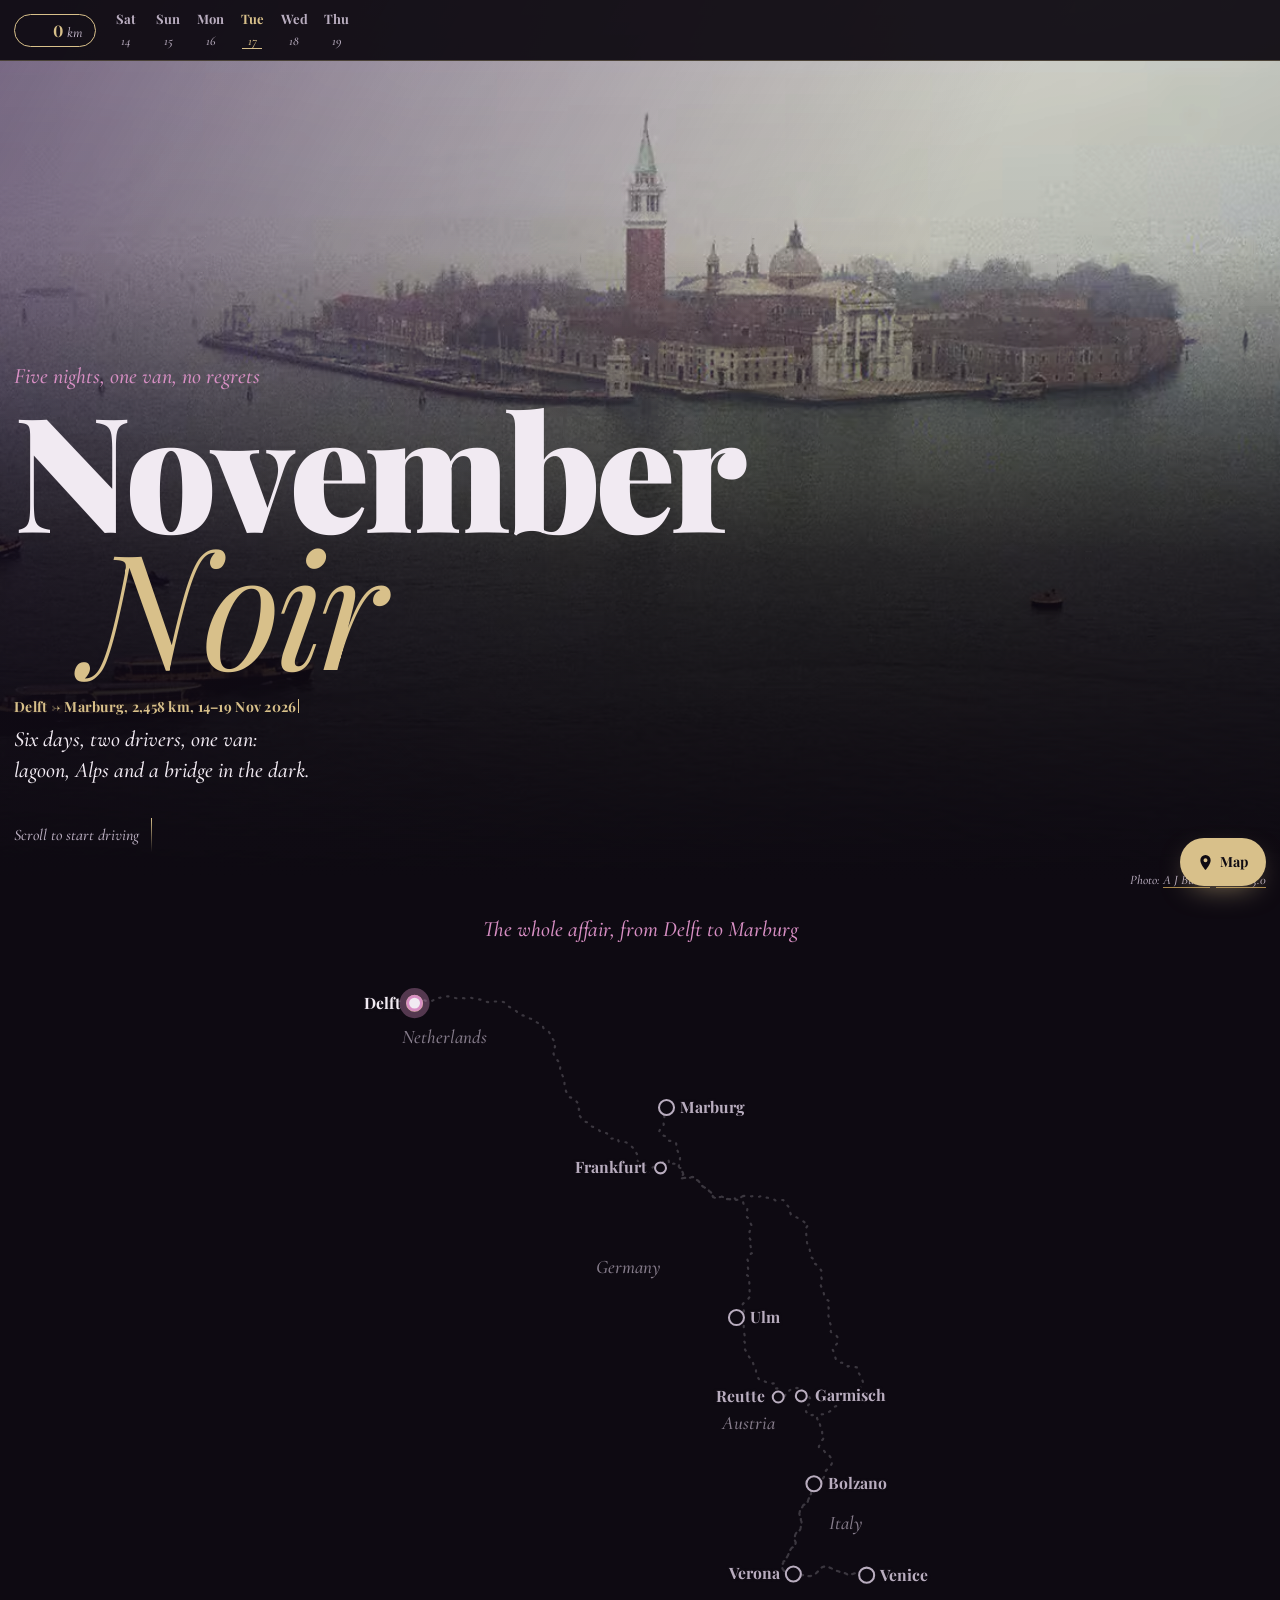
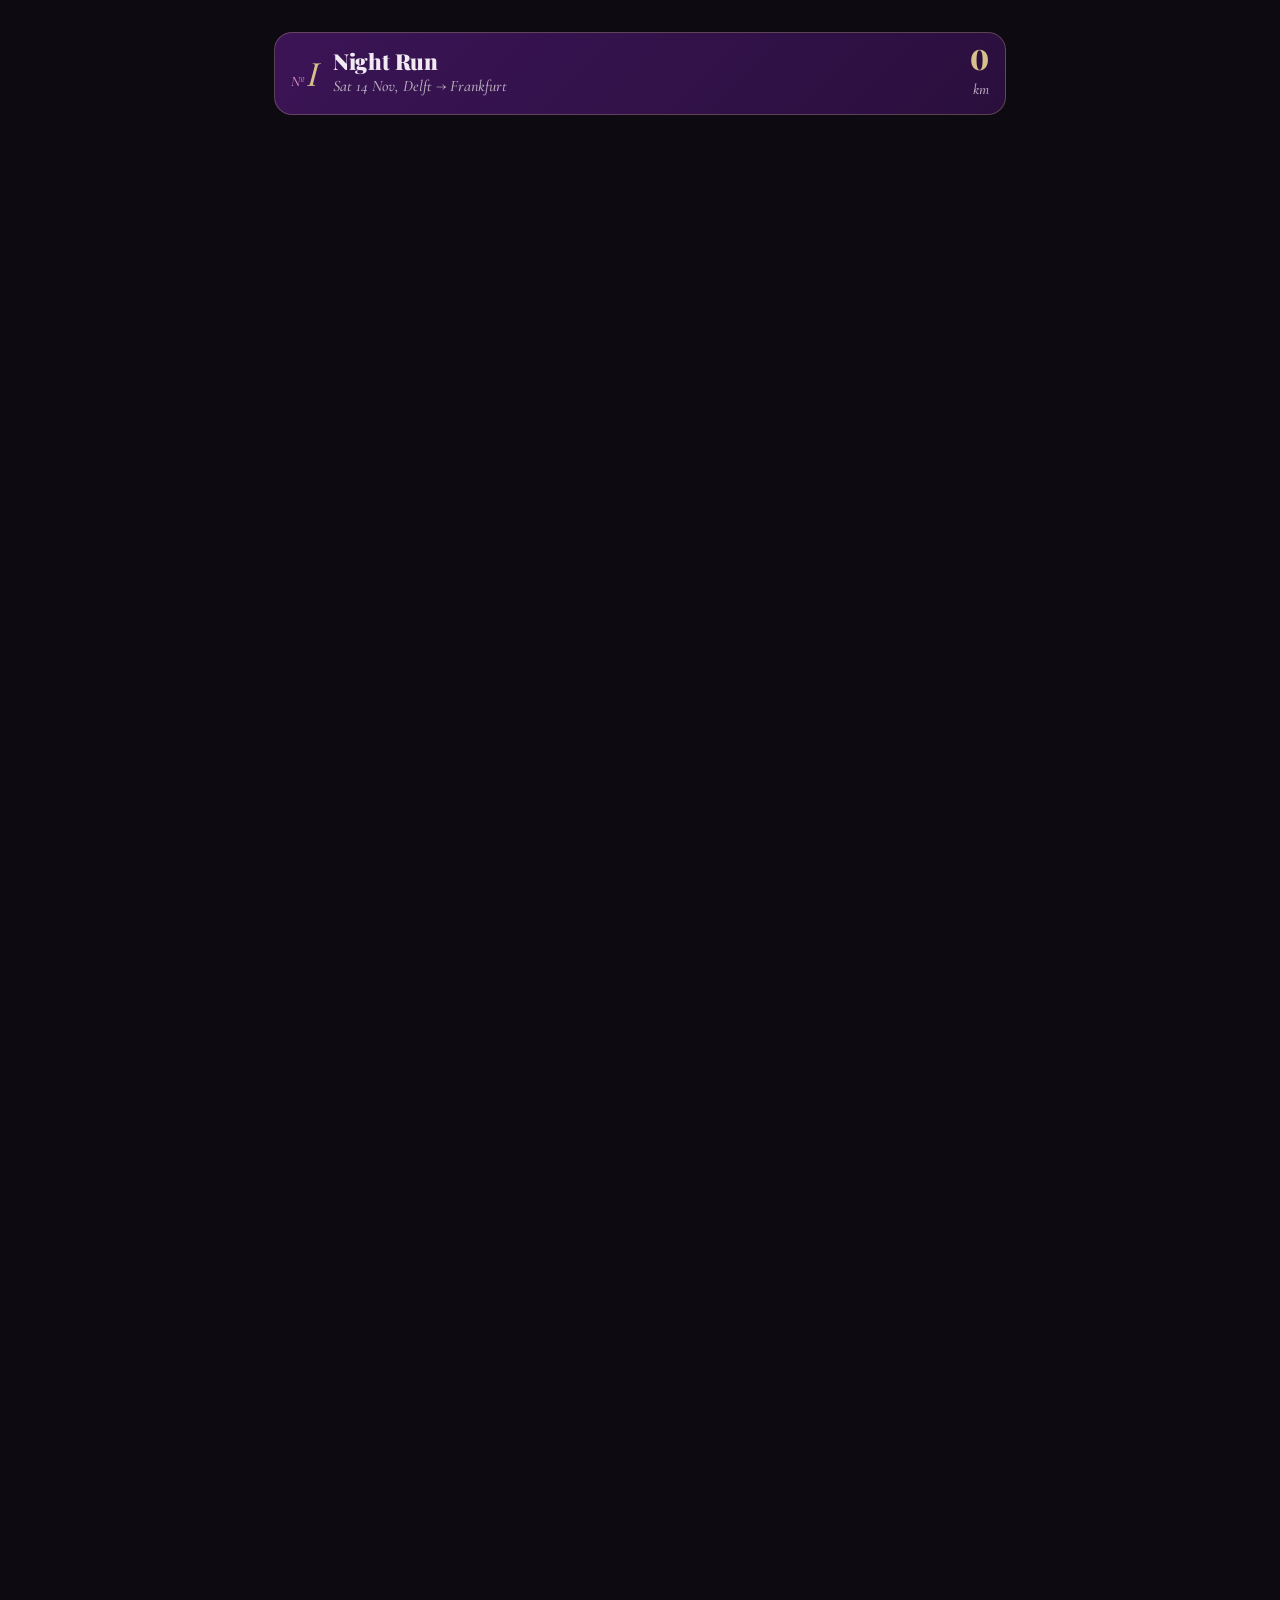
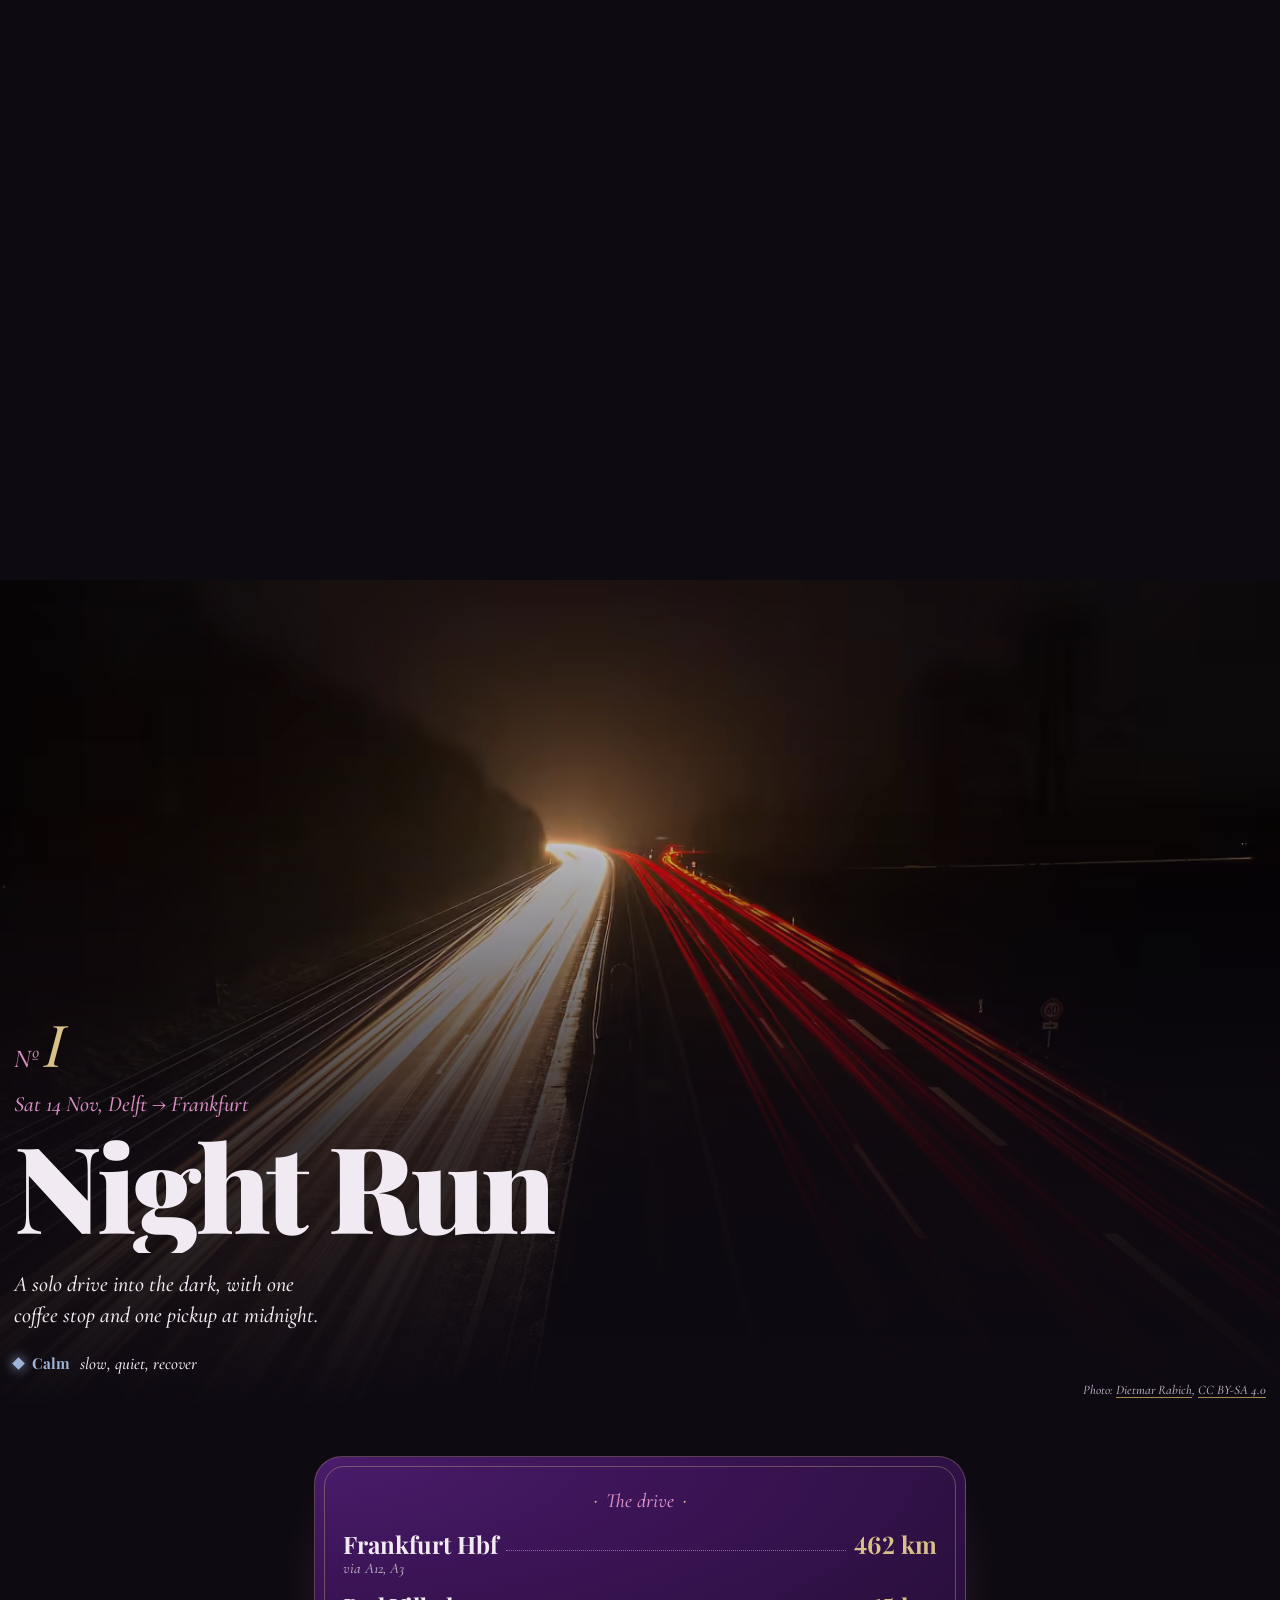
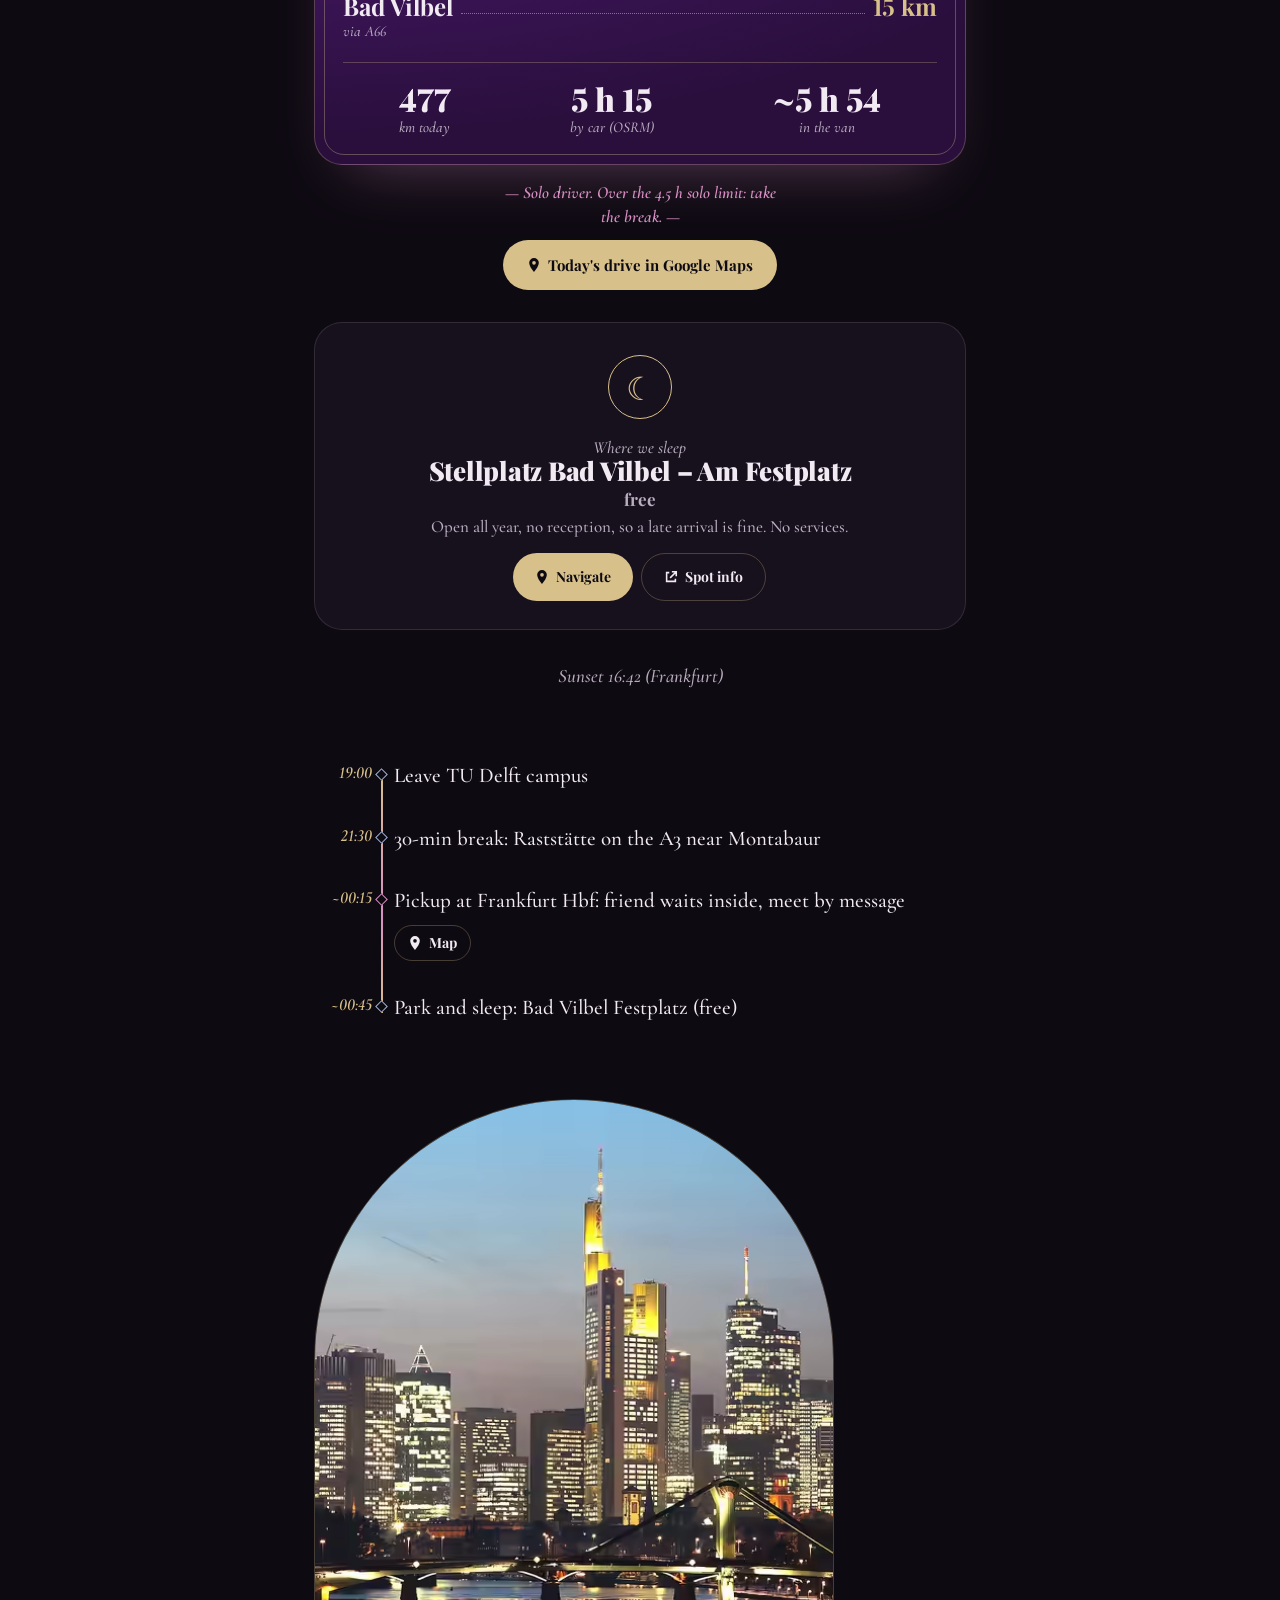
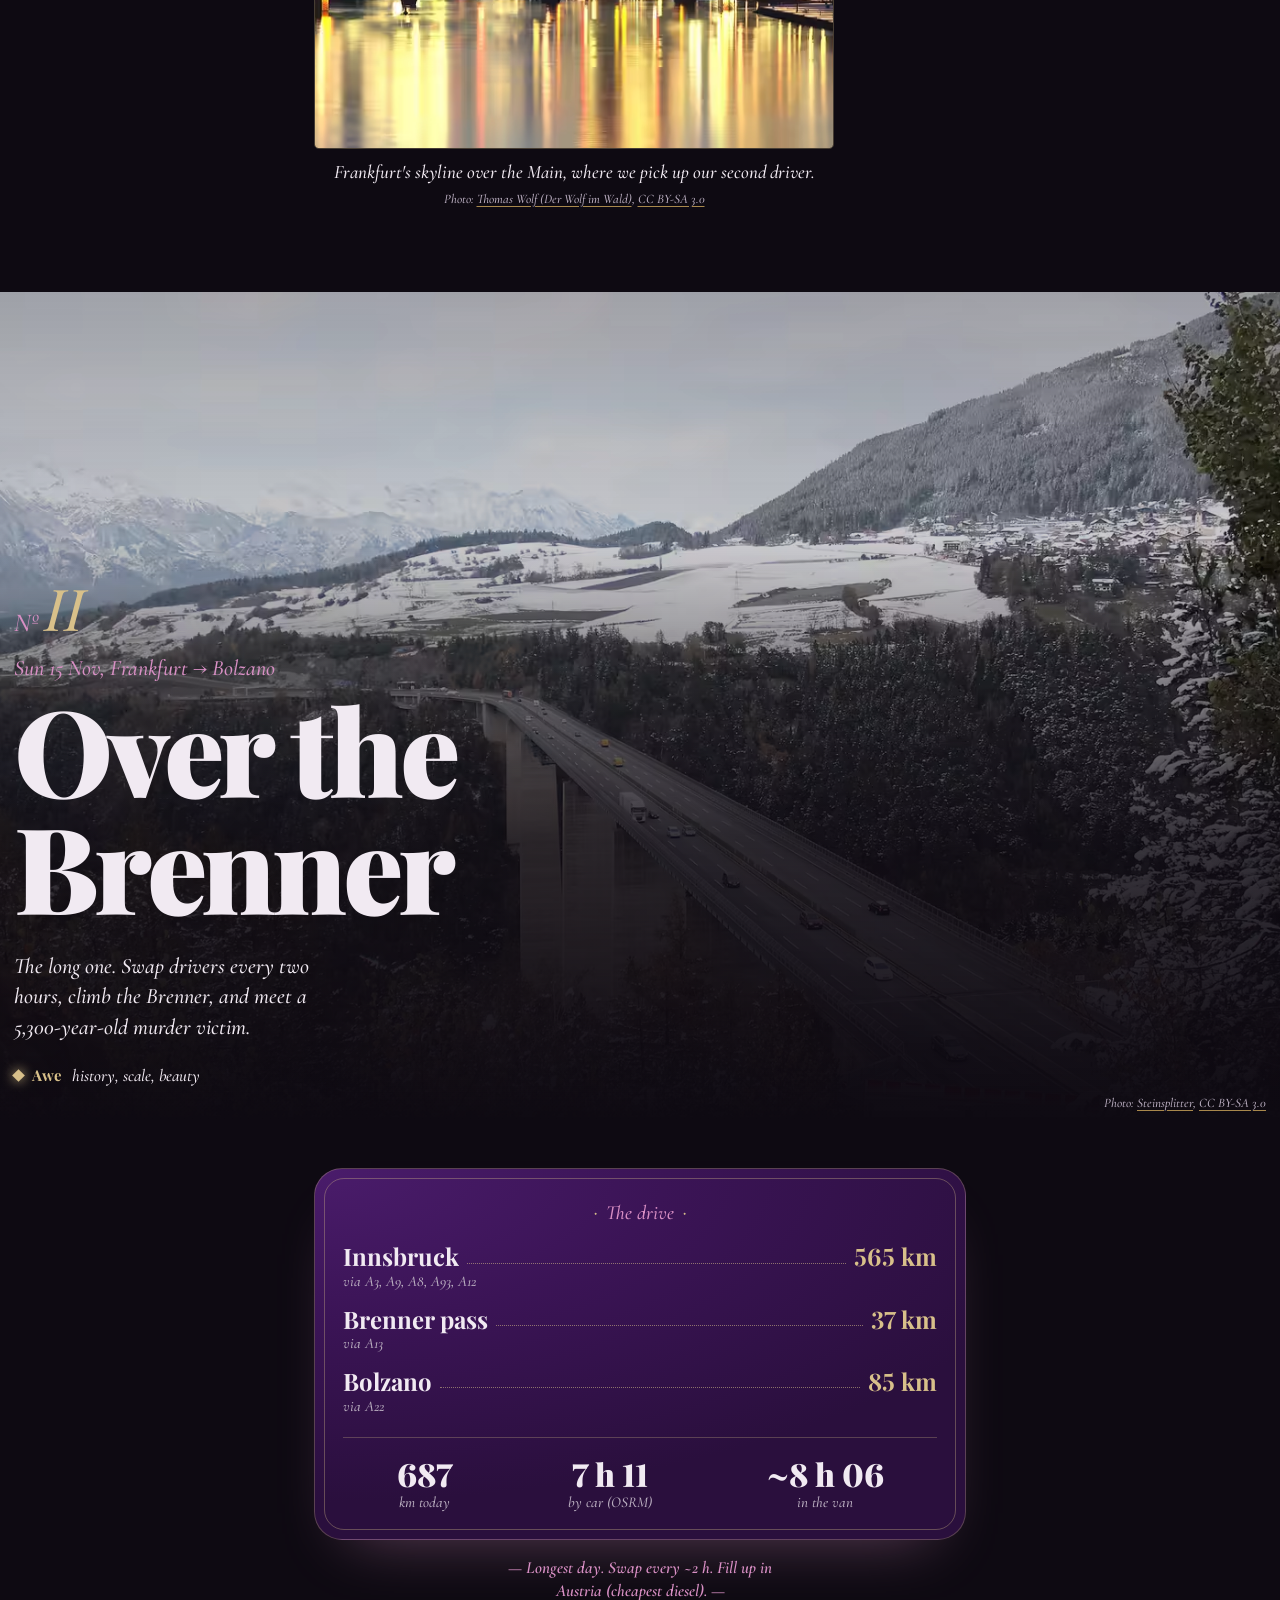
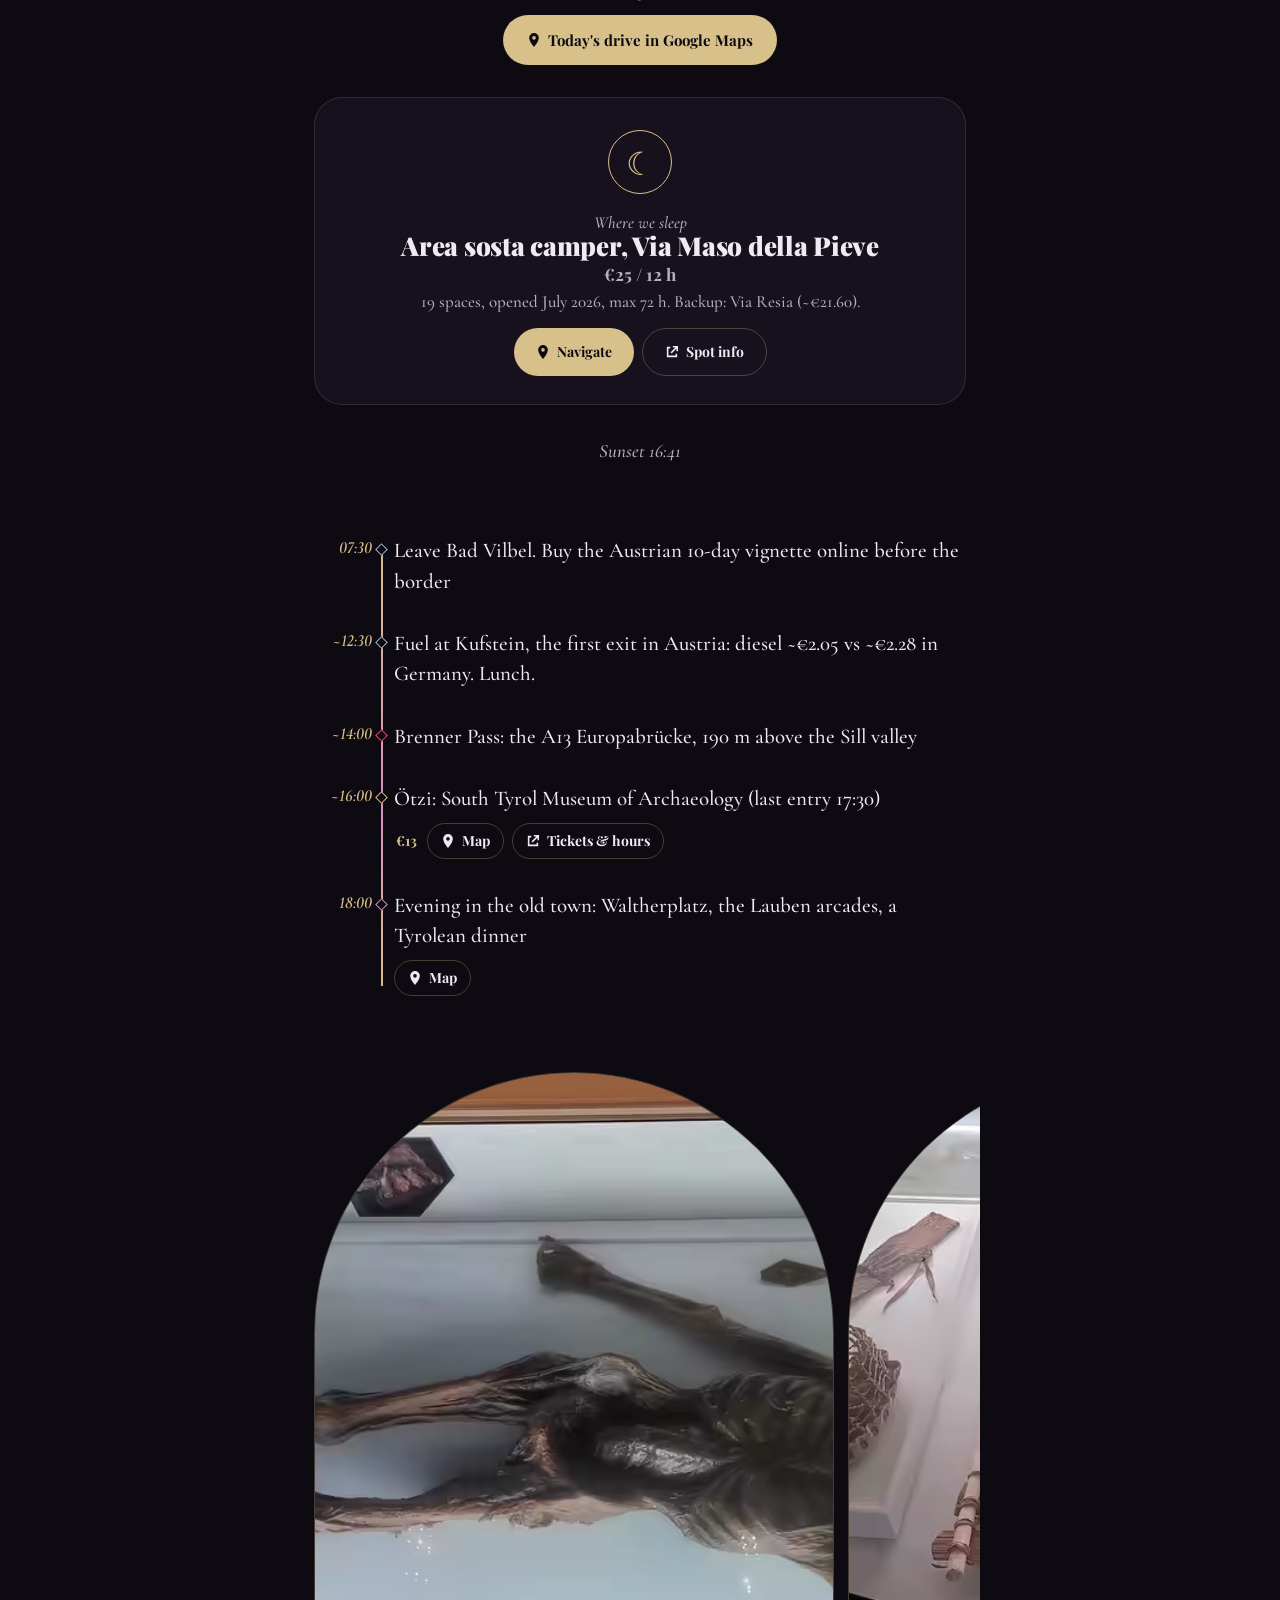
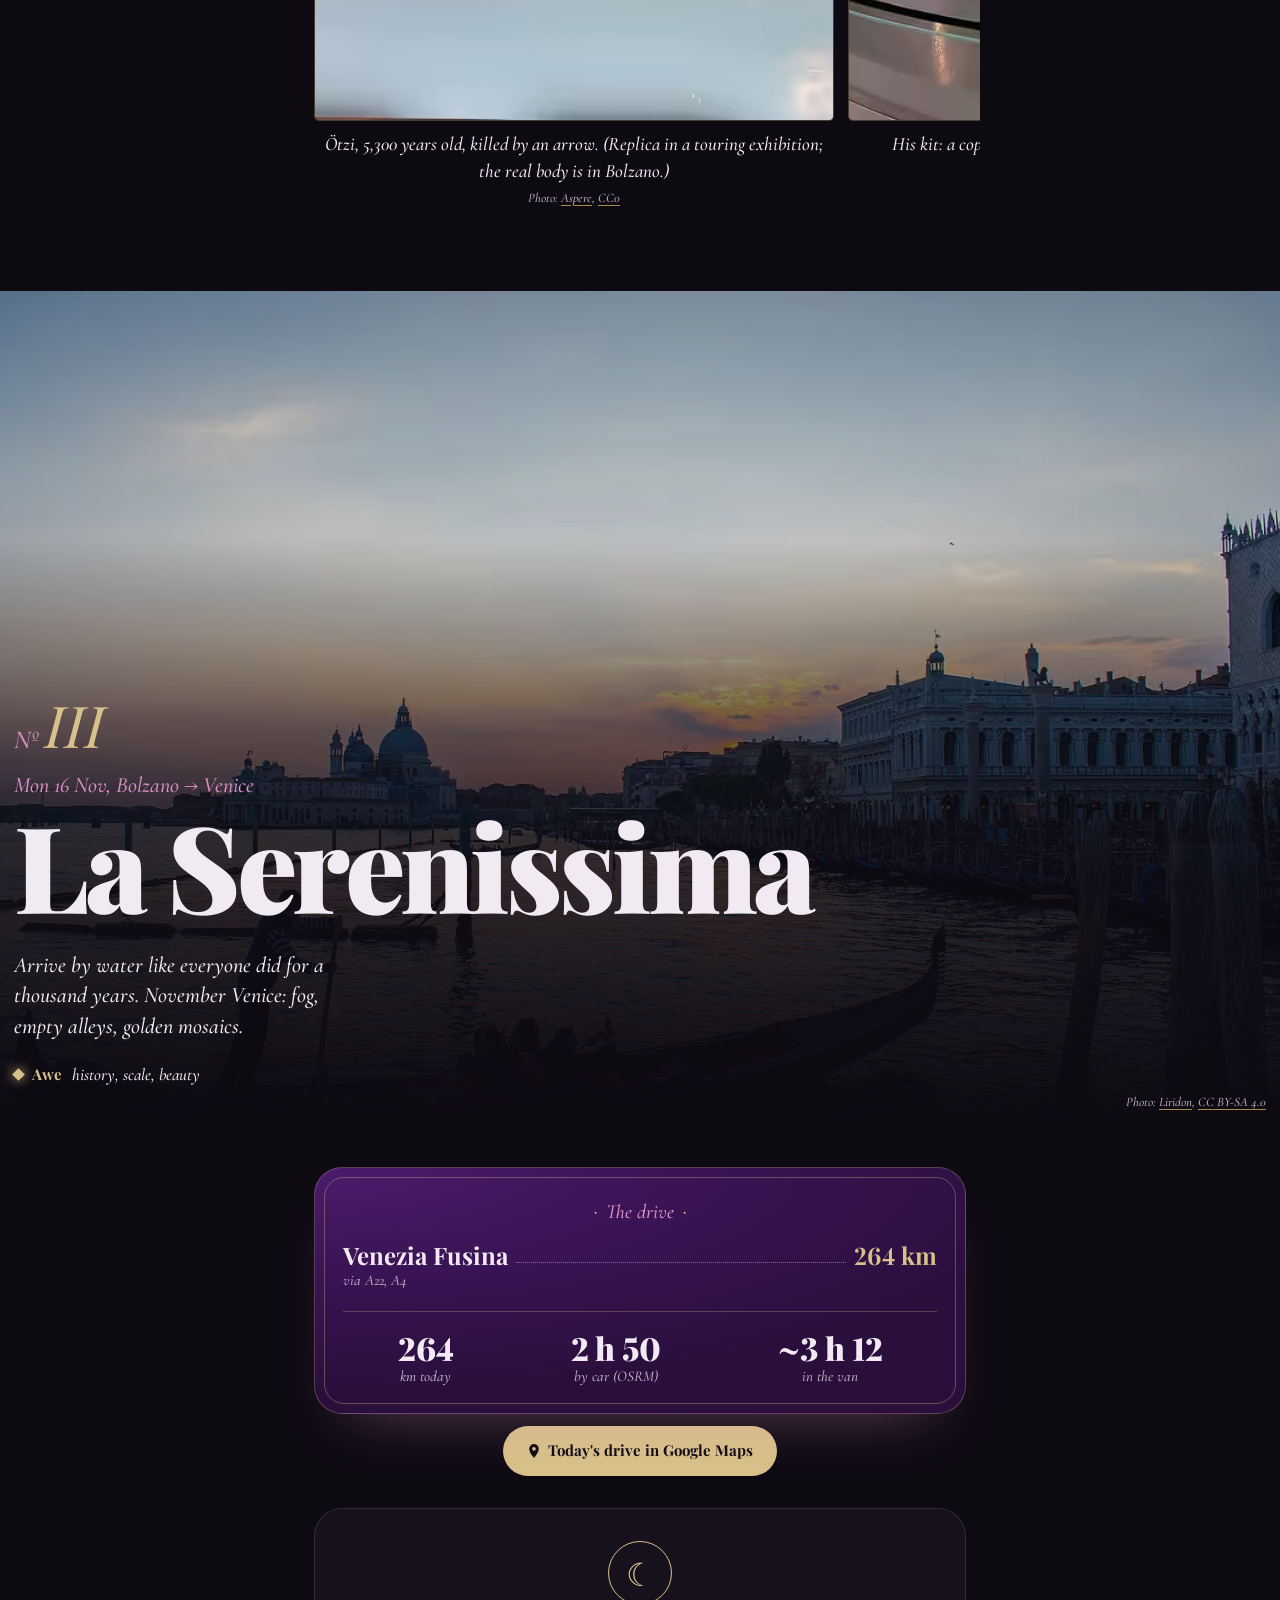
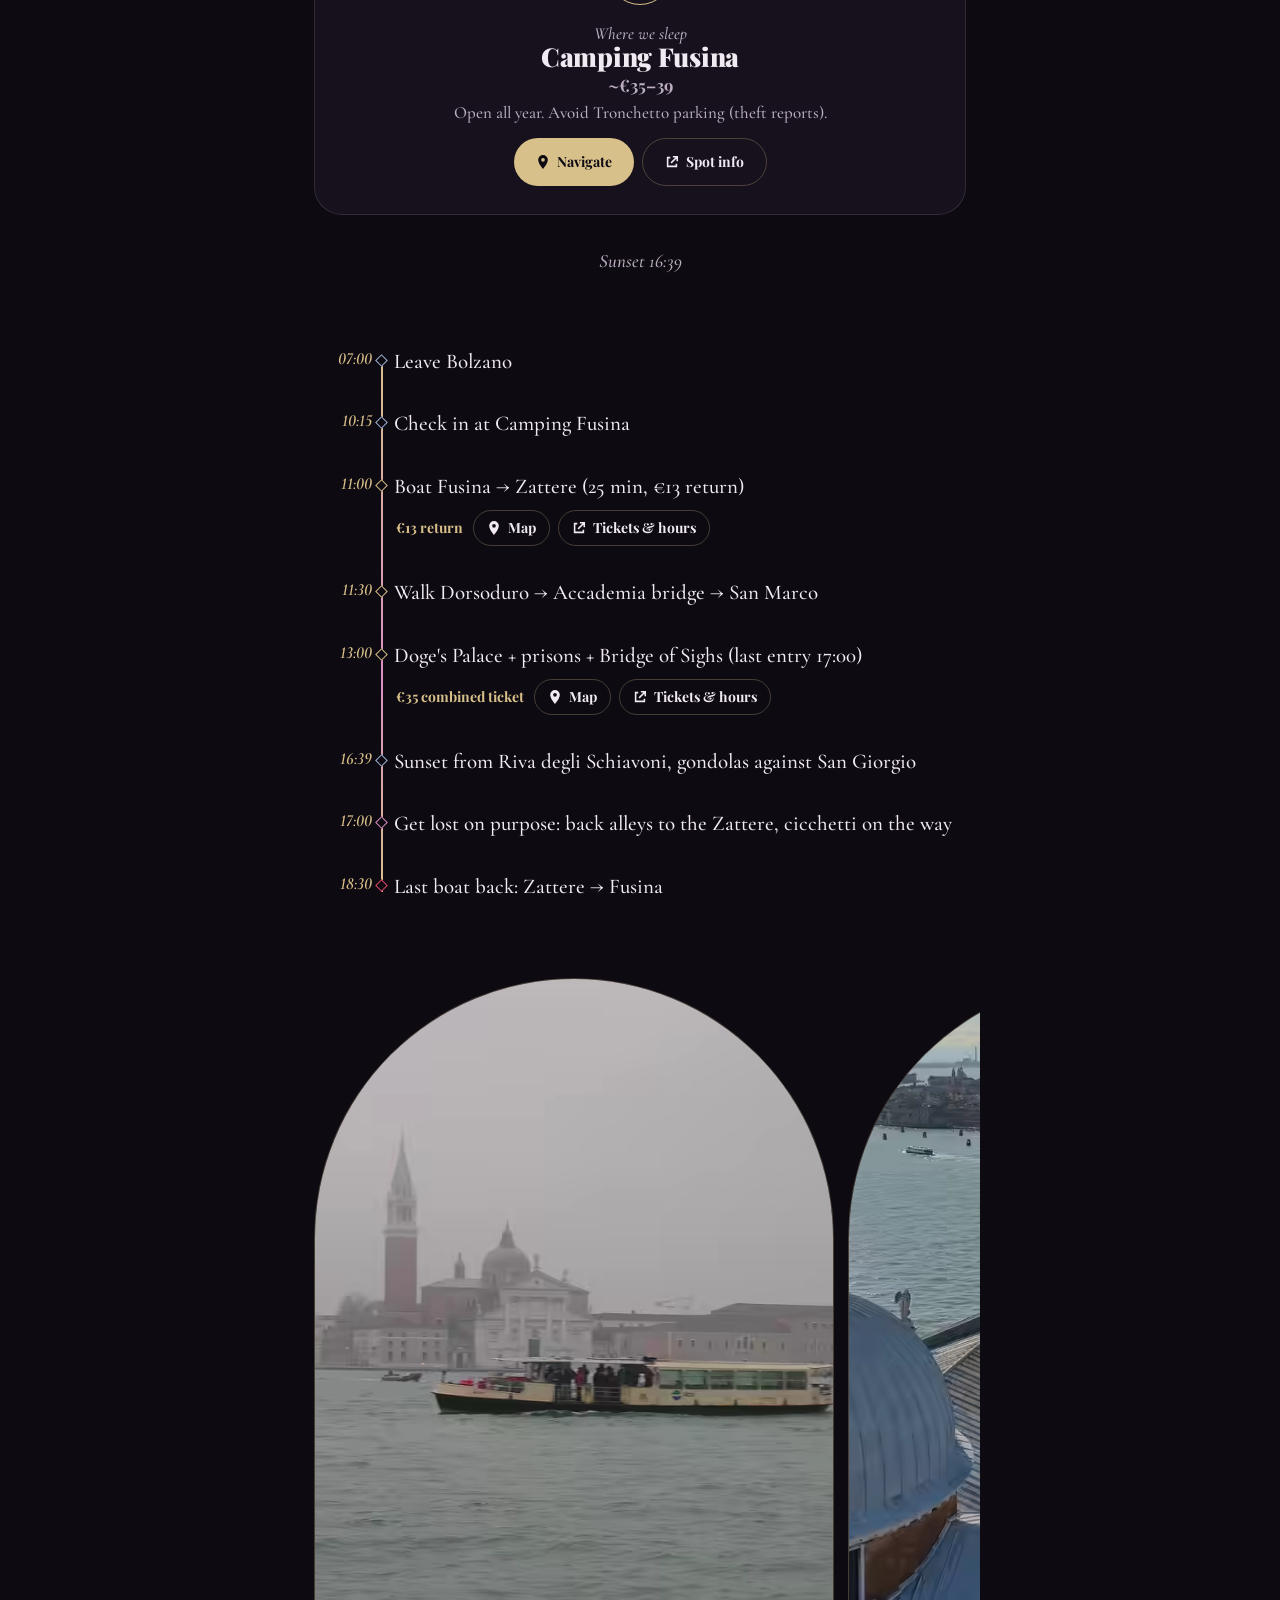
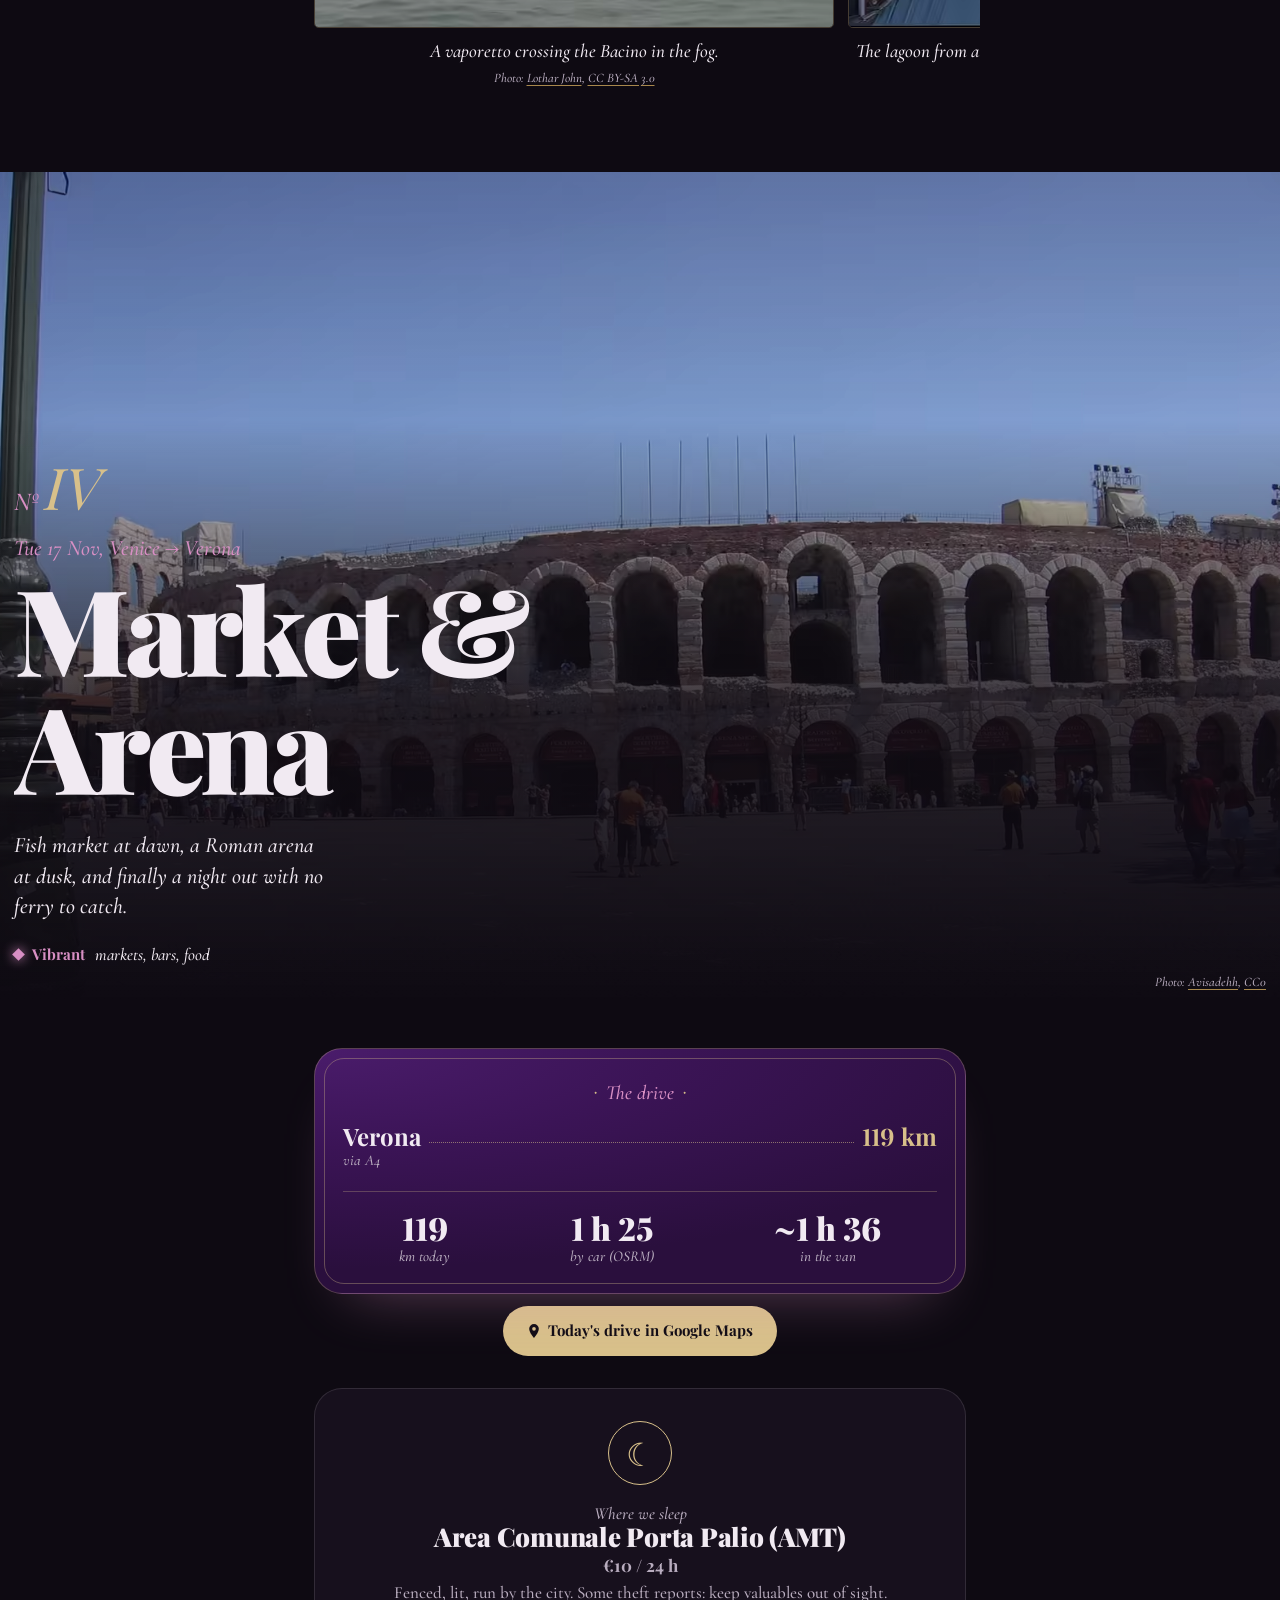
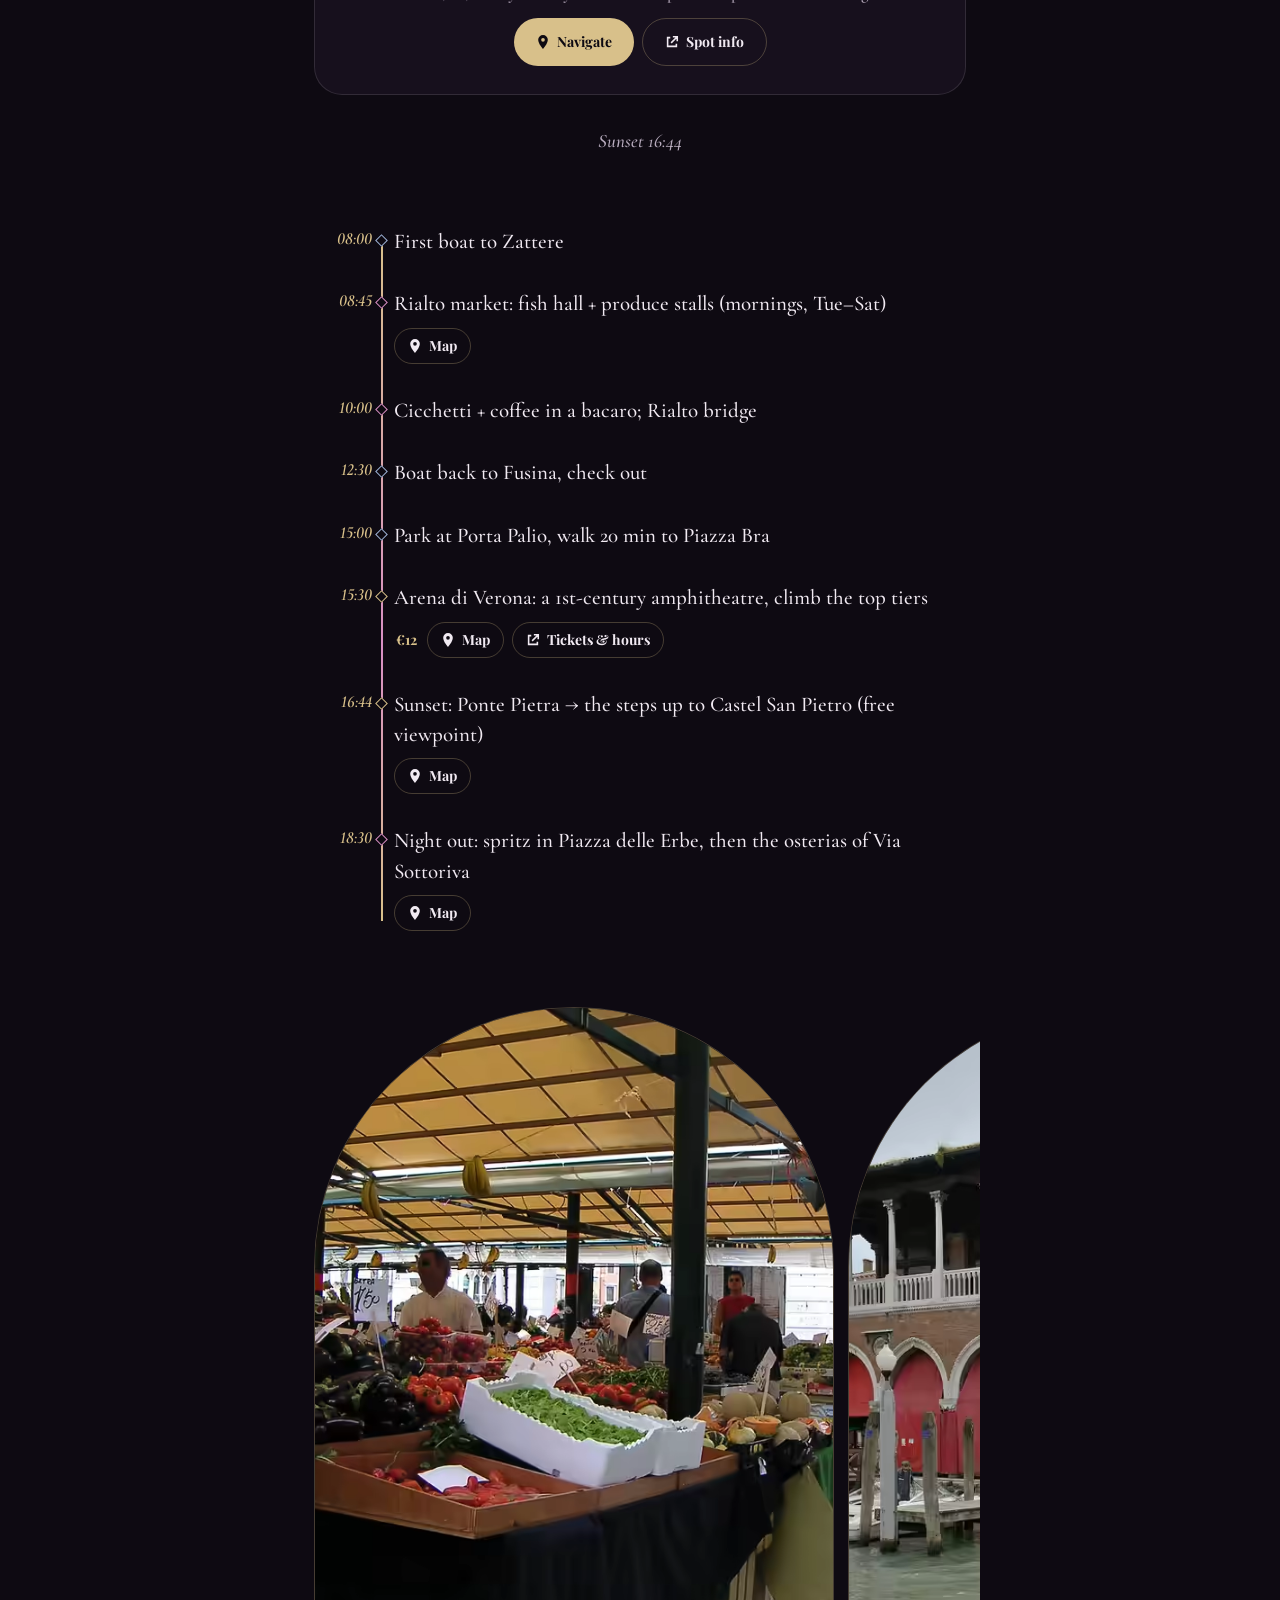
<file: index.html>
<!doctype html>
<html lang="en">
<head>
  <meta charset="utf-8">
  <meta name="viewport" content="width=device-width, initial-scale=1, viewport-fit=cover">
  <title>November Noir</title>
  <meta name="description" content="Six days by camper van: Delft, the Brenner, Venice, Verona, the Alps and Marburg. 14–19 Nov 2026.">
  <meta name="theme-color" content="#0E0A12">
  <link rel="icon" href="data:image/svg+xml,%3Csvg xmlns='http://www.w3.org/2000/svg' viewBox='0 0 64 64'%3E%3Crect width='64' height='64' rx='14' fill='%230E0A12'/%3E%3Ctext x='32' y='45' font-family='Georgia' font-style='italic' font-size='38' fill='%23D8C08A' text-anchor='middle'%3EN%3C/text%3E%3C/svg%3E">
  <link rel="preconnect" href="https://fonts.googleapis.com">
  <link rel="preconnect" href="https://fonts.gstatic.com" crossorigin>
  <link rel="stylesheet" href="https://fonts.googleapis.com/css2?family=Cormorant+Garamond:ital,wght@0,500;0,600;1,500;1,600;1,700&family=Playfair+Display:ital,wght@0,400..900;1,400..900&display=swap">
  <link rel="preload" as="image" type="image/avif" href="img/cover-960.avif" imagesrcset="img/cover-480.avif 480w, img/cover-960.avif 960w, img/cover-1600.avif 1600w" imagesizes="100vw">
  <link rel="stylesheet" href="css/style.css?v=4">
</head>
<body>
  <div class="dance" aria-hidden="true"><svg class="strand gold" id="strand-gold" preserveAspectRatio="none"></svg><svg class="strand orchid" id="strand-orchid" preserveAspectRatio="none"></svg></div>
  <a class="skip" href="#days">Skip to the days</a>

  <nav class="daynav" aria-label="Days">
    <a class="odo" href="#top" aria-label="Back to top. Distance driven so far">
      <span class="odo-num num" id="odo">0</span><span class="odo-unit">km</span>
    </a>
    <ol id="daynav-list"></ol>
  </nav>

  <header class="cover" id="top">
    <picture class="cover-img" id="cover-pic"></picture>
    <div class="cover-text">
      <p class="cover-kicker">Five nights, one van, no regrets</p>
      <h1>November <span>Noir</span></h1>
      <p class="cover-route" id="cover-route"></p>
      <p class="cover-sub" id="cover-sub"></p>
      <p class="cover-cue" aria-hidden="true">Scroll to start driving</p>
    </div>
    <p class="credit cover-credit" id="cover-credit"></p>
  </header>

  <section class="journey" id="journey" aria-label="The whole route, drawn as you scroll">
    <div class="journey-sticky">
      <p class="journey-title">The whole affair, from Delft to Marburg</p>
      <svg class="journey-map" id="journey-map" role="img" aria-label="Route map: Delft, Frankfurt, Bolzano, Venice, Verona, Garmisch, Reutte, Ulm, Marburg"></svg>
      <div class="journey-card" id="journey-card" aria-live="polite"></div>
    </div>
  </section>

  <main id="days"></main>

  <section class="tools" id="map" aria-labelledby="h-map">
    <div class="tools-inner">
      <h2 class="tools-h" id="h-map">The map <em>every pin, every turn</em></h2>
      <p class="tools-lede">Every stop and the real route. Tap a pin for directions. Fuel pins show live Austrian diesel prices.</p>
      <div class="leaflet-box" id="leaflet" role="region" aria-label="Interactive route map"><p class="map-wait">Loading the map…</p></div>
      <div class="links">
        <a class="btn" id="gmaps-all" target="_blank" rel="noopener">Open the whole route in Google Maps</a>
        <button class="btn ghost" id="locate" type="button">Show where we are</button>
      </div>
    </div>
  </section>

  <section class="tools" id="live" aria-labelledby="h-live">
    <div class="tools-inner">
      <h2 class="tools-h" id="h-live">Weather &amp; diesel <em>live, as it happens</em></h2>
      <p class="tools-lede" id="wx-status">Forecast for each night's stop, from Open-Meteo.</p>
      <ol class="wx" id="wx"></ol>
      <h3 class="section-h fuel-h">Cheapest diesel in Austria</h3>
      <p class="tools-lede">Austria publishes live pump prices (E-Control). Fill up at Kufstein on Sunday and around Innsbruck on Wednesday.</p>
      <ol class="fuel" id="fuel"><li class="fuel-wait">Loading prices…</li></ol>
      <div class="links">
        <button class="btn ghost" id="fuel-near" type="button">Cheapest near me</button>
      </div>
      <p class="fuel-other">Germany: <a href="https://www.clever-tanken.de/" target="_blank" rel="noopener">clever-tanken.de</a> or <a href="https://www.adac.de/verkehr/tanken-kraftstoff-antrieb/kraftstoffpreise/" target="_blank" rel="noopener">ADAC prices</a>. Italy: <a href="https://carburanti.mise.gov.it/ospzSearch/home" target="_blank" rel="noopener">Osservaprezzi (government map)</a>. Austria in full: <a href="https://www.spritpreisrechner.at/" target="_blank" rel="noopener">spritpreisrechner.at</a>.</p>
    </div>
  </section>

  <section class="tools" id="budget" aria-labelledby="h-budget">
    <div class="tools-inner">
      <h2 class="tools-h" id="h-budget">The money <em>what it costs us</em></h2>
      <p class="tools-lede">What the trip costs on top of the van rental and food, split between two people.</p>
      <div class="budget" id="budget-box"></div>
    </div>
  </section>

  <section class="tools" id="lists" aria-labelledby="h-lists">
    <div class="tools-inner">
      <h2 class="tools-h" id="h-lists">Before we go <em>papers, rules, the bag</em></h2>
      <p class="tools-lede">Tick things off. Ticks are saved on this phone only, so each of you keeps your own list.</p>
      <div class="lists">
        <section aria-labelledby="h-docs"><h3 class="section-h" id="h-docs">Papers and rules</h3><ul class="checks" id="docs"></ul></section>
        <section aria-labelledby="h-pack"><h3 class="section-h" id="h-pack">Pack list</h3><ul class="checks" id="pack"></ul></section>
      </div>
      <button class="btn ghost" id="reset-lists" type="button">Clear all ticks</button>
      <h3 class="section-h rules-h">The rules of the road</h3>
      <div class="rules" id="rules"></div>
    </div>
  </section>

  <section class="tools sos" id="sos" aria-labelledby="h-sos">
    <div class="tools-inner">
      <h2 class="tools-h" id="h-sos">If it goes wrong <em>one tap to call</em></h2>
      <p class="tools-lede">Tap a number to call. 112 is free and works in every country on this trip, even when the screen is locked or you have no credit. Operators often speak English.</p>
      <ul class="sos-list" id="sos-list"></ul>
      <p class="sos-note">Also keep the rental company's breakdown number and your insurance details saved offline. They're not on this page because the site is public.</p>
    </div>
  </section>

  <a class="fab" href="#map" aria-label="Jump to the map">
    <svg viewBox="0 0 16 16" aria-hidden="true"><path fill="currentColor" d="M8 0a5.5 5.5 0 0 0-5.5 5.5C2.5 10 8 16 8 16s5.5-6 5.5-10.5A5.5 5.5 0 0 0 8 0Zm0 7.6a2.1 2.1 0 1 1 0-4.2 2.1 2.1 0 0 1 0 4.2Z"/></svg>
    Map
  </a>

  <footer class="foot">
    <p>Built for two people and one van. Distances: OSRM. Weather: Open-Meteo. Photos: Wikimedia Commons, credited under each image.</p>
  </footer>

  <script src="js/trip.js?v=4" defer></script>
  <script src="js/photos.js?v=4" defer></script>
  <script src="js/app.js?v=4" defer></script>
</body>
</html>
</file>
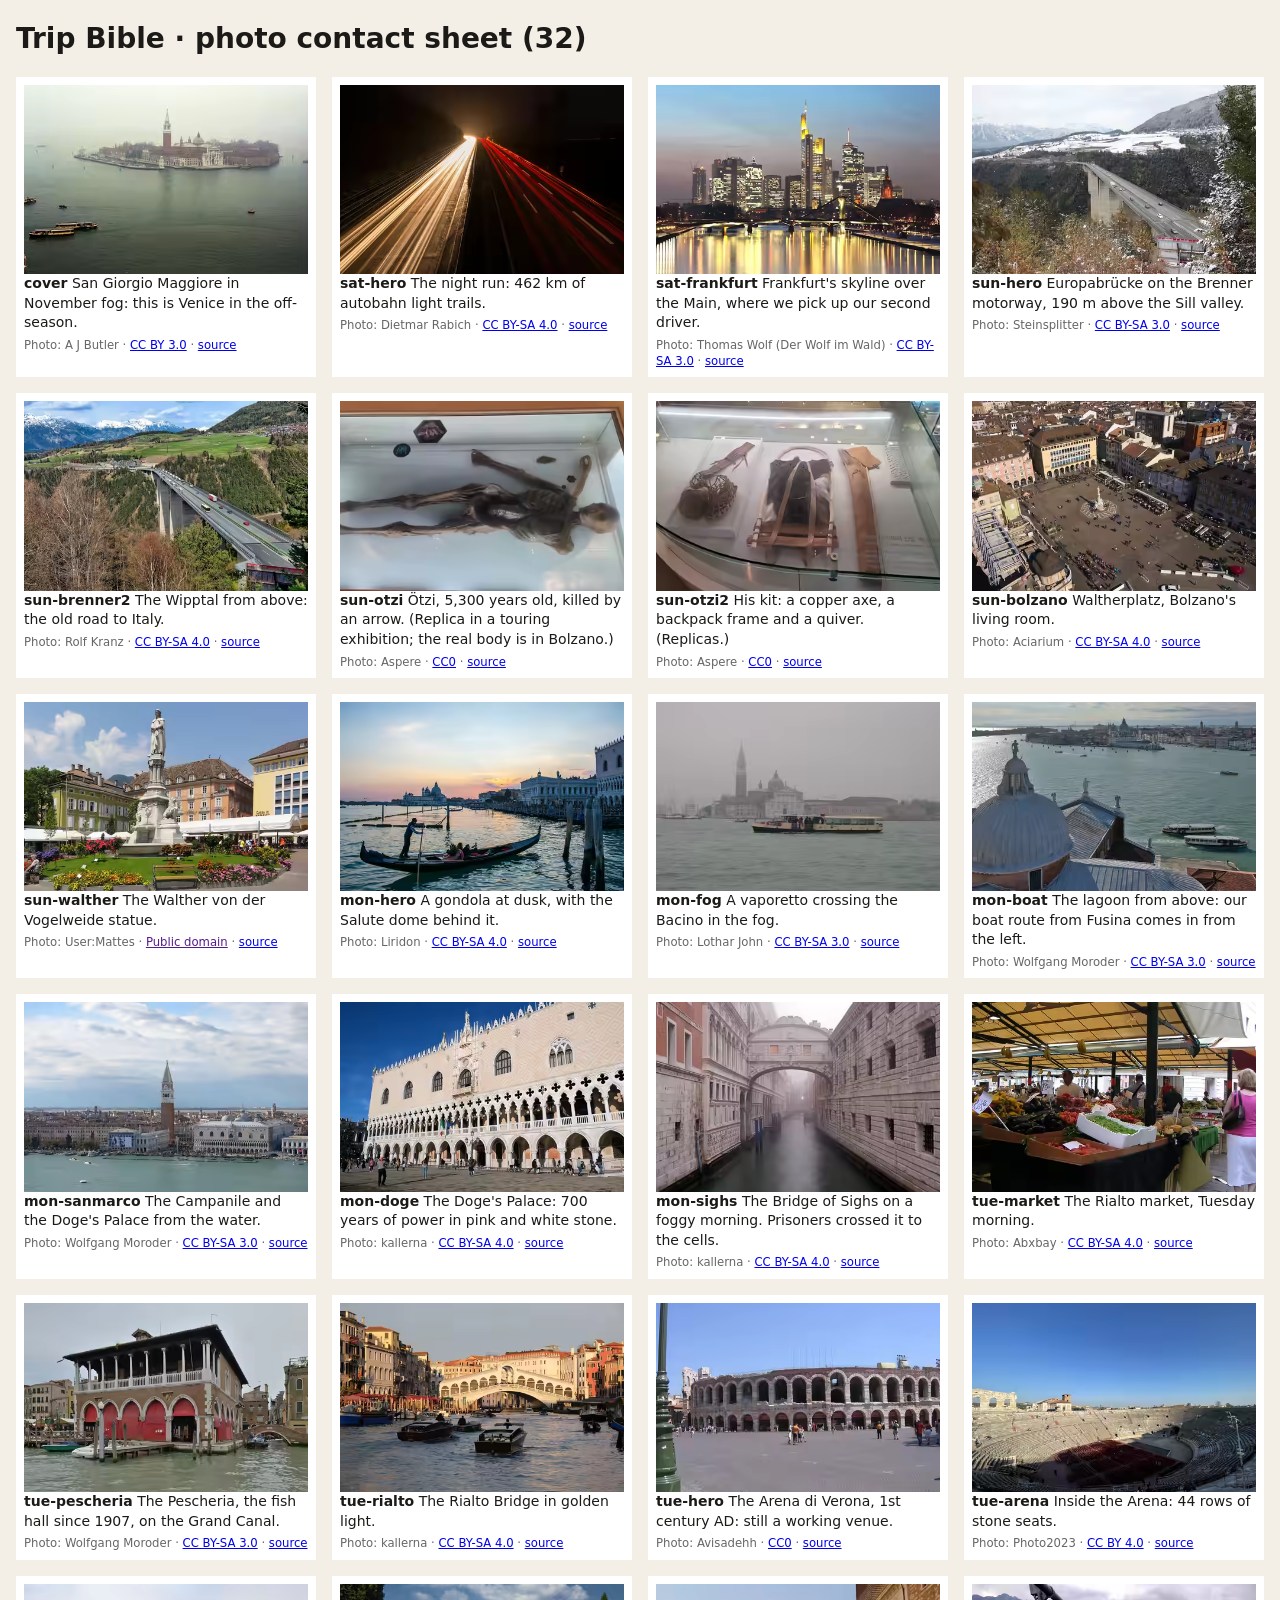
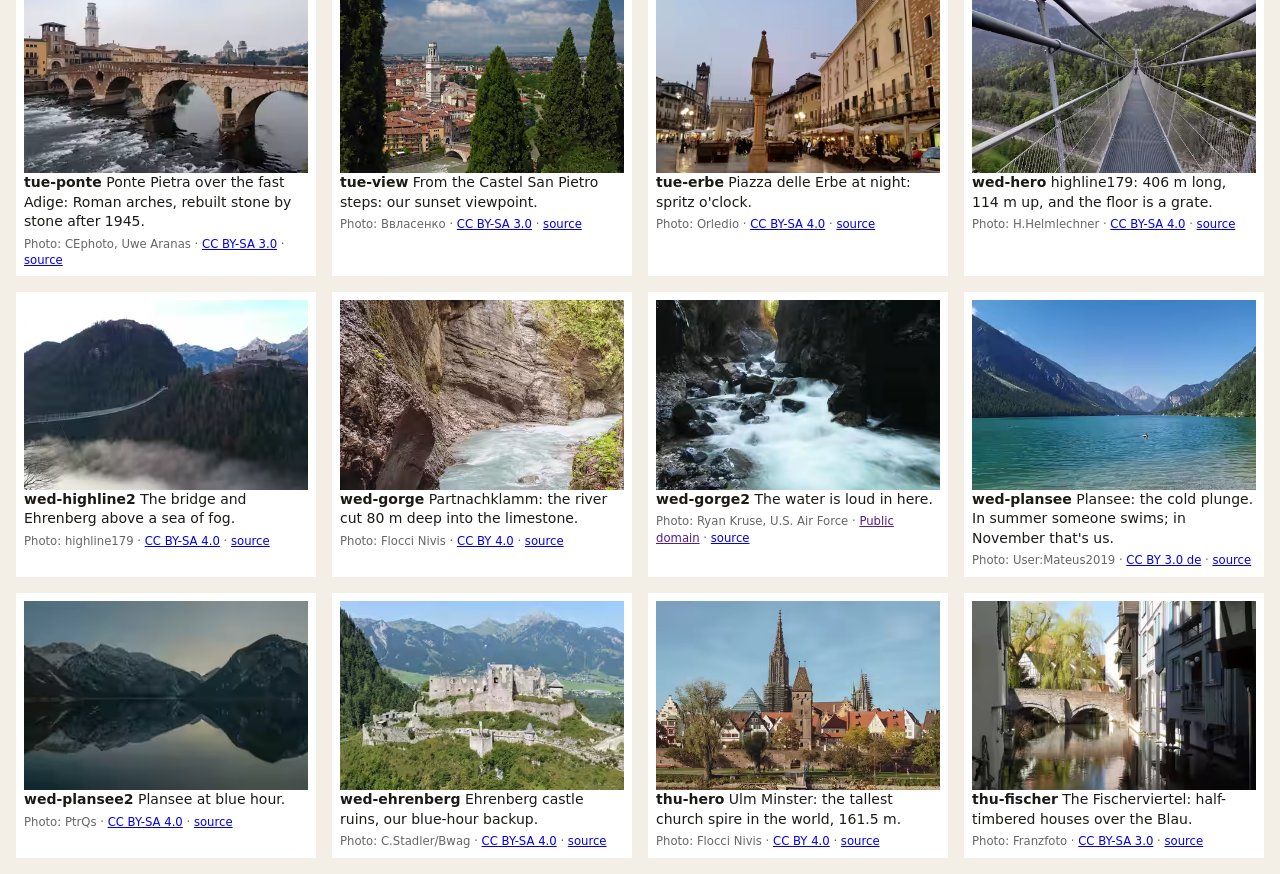
<file: tools/contact-sheet.html>
<!doctype html><meta charset=utf-8><meta name=viewport content="width=device-width"><title>Contact sheet</title><style>body{font:14px/1.4 system-ui;margin:16px;background:#f4efe6;color:#1b1a17}main{display:grid;grid-template-columns:repeat(auto-fill,minmax(260px,1fr));gap:16px}img{width:100%;aspect-ratio:3/2;object-fit:cover;display:block}figure{margin:0;background:#fff;padding:8px}small{display:block;color:#666;margin-top:4px}</style><h1>Trip Bible · photo contact sheet (32)</h1><main><figure><picture><source srcset="../img/cover-480.avif" type="image/avif"><img src="../img/cover-480.webp" alt="Island church of San Giorgio Maggiore in fog on the Venetian lagoon" style="background:url([data-uri]) center/cover"></picture><figcaption><b>cover</b> San Giorgio Maggiore in November fog: this is Venice in the off-season.<small>Photo: A J Butler · <a href="https://creativecommons.org/licenses/by/3.0">CC BY 3.0</a> · <a href="https://commons.wikimedia.org/wiki/File:San_Giorgio_Maggiore_in_the_fog_-_panoramio.jpg">source</a></small></figcaption></figure><figure><picture><source srcset="../img/sat-hero-480.avif" type="image/avif"><img src="../img/sat-hero-480.webp" alt="Long-exposure light trails on a German autobahn at night" style="background:url([data-uri]) center/cover"></picture><figcaption><b>sat-hero</b> The night run: 462 km of autobahn light trails.<small>Photo: Dietmar Rabich · <a href="https://creativecommons.org/licenses/by-sa/4.0">CC BY-SA 4.0</a> · <a href="https://commons.wikimedia.org/wiki/File:D%C3%BClmen,_Autobahn_43_(Leuster_Weg)_--_2016_--_0278.jpg">source</a></small></figcaption></figure><figure><picture><source srcset="../img/sat-frankfurt-480.avif" type="image/avif"><img src="../img/sat-frankfurt-480.webp" alt="Frankfurt skyline at blue hour reflected in the river Main" style="background:url([data-uri]) center/cover"></picture><figcaption><b>sat-frankfurt</b> Frankfurt's skyline over the Main, where we pick up our second driver.<small>Photo: Thomas Wolf (Der Wolf im Wald) · <a href="https://creativecommons.org/licenses/by-sa/3.0">CC BY-SA 3.0</a> · <a href="https://commons.wikimedia.org/wiki/File:Skyline_Frankfurt_2011-01.jpg">source</a></small></figcaption></figure><figure><picture><source srcset="../img/sun-hero-480.avif" type="image/avif"><img src="../img/sun-hero-480.webp" alt="Europabrücke motorway bridge over a snowy valley near Innsbruck" style="background:url([data-uri]) center/cover"></picture><figcaption><b>sun-hero</b> Europabrücke on the Brenner motorway, 190 m above the Sill valley.<small>Photo: Steinsplitter · <a href="https://creativecommons.org/licenses/by-sa/3.0">CC BY-SA 3.0</a> · <a href="https://commons.wikimedia.org/wiki/File:Europabr%C3%BCcke_(Brenner_Autobahn).JPG">source</a></small></figcaption></figure><figure><picture><source srcset="../img/sun-brenner2-480.avif" type="image/avif"><img src="../img/sun-brenner2-480.webp" alt="Brenner motorway bridge with green valley and Alps" style="background:url([data-uri]) center/cover"></picture><figcaption><b>sun-brenner2</b> The Wipptal from above: the old road to Italy.<small>Photo: Rolf Kranz · <a href="https://creativecommons.org/licenses/by-sa/4.0">CC BY-SA 4.0</a> · <a href="https://commons.wikimedia.org/wiki/File:Europabr%C3%BCcke_(Brenner_Autobahn_A13).jpg">source</a></small></figcaption></figure><figure><picture><source srcset="../img/sun-otzi-480.avif" type="image/avif"><img src="../img/sun-otzi-480.webp" alt="Replica of the mummy of Ötzi the Iceman in a glass case" style="background:url([data-uri]) center/cover"></picture><figcaption><b>sun-otzi</b> Ötzi, 5,300 years old, killed by an arrow. (Replica in a touring exhibition; the real body is in Bolzano.)<small>Photo: Aspere · <a href="http://creativecommons.org/publicdomain/zero/1.0/deed.en">CC0</a> · <a href="https://commons.wikimedia.org/wiki/File:250207_%EC%A0%84%EA%B3%A1%EC%84%A0%EC%82%AC%EB%B0%95%EB%AC%BC%EA%B4%80_19.jpg">source</a></small></figcaption></figure><figure><picture><source srcset="../img/sun-otzi2-480.avif" type="image/avif"><img src="../img/sun-otzi2-480.webp" alt="Replicas of Ötzi's equipment in a museum display" style="background:url([data-uri]) center/cover"></picture><figcaption><b>sun-otzi2</b> His kit: a copper axe, a backpack frame and a quiver. (Replicas.)<small>Photo: Aspere · <a href="http://creativecommons.org/publicdomain/zero/1.0/deed.en">CC0</a> · <a href="https://commons.wikimedia.org/wiki/File:250207_%EC%A0%84%EA%B3%A1%EC%84%A0%EC%82%AC%EB%B0%95%EB%AC%BC%EA%B4%80_24.jpg">source</a></small></figcaption></figure><figure><picture><source srcset="../img/sun-bolzano-480.avif" type="image/avif"><img src="../img/sun-bolzano-480.webp" alt="Aerial view of Waltherplatz square in Bolzano" style="background:url([data-uri]) center/cover"></picture><figcaption><b>sun-bolzano</b> Waltherplatz, Bolzano's living room.<small>Photo: Aciarium · <a href="https://creativecommons.org/licenses/by-sa/4.0">CC BY-SA 4.0</a> · <a href="https://commons.wikimedia.org/wiki/File:Waltherplatz_Bozen_Luftansicht.jpg">source</a></small></figcaption></figure><figure><picture><source srcset="../img/sun-walther-480.avif" type="image/avif"><img src="../img/sun-walther-480.webp" alt="Statue of Walther von der Vogelweide in Bolzano" style="background:url([data-uri]) center/cover"></picture><figcaption><b>sun-walther</b> The Walther von der Vogelweide statue.<small>Photo: User:Mattes · <a href="">Public domain</a> · <a href="https://commons.wikimedia.org/wiki/File:Bozen_Waltherplatz.jpg">source</a></small></figcaption></figure><figure><picture><source srcset="../img/mon-hero-480.avif" type="image/avif"><img src="../img/mon-hero-480.webp" alt="Gondolier rowing at sunset with Santa Maria della Salute behind" style="background:url([data-uri]) center/cover"></picture><figcaption><b>mon-hero</b> A gondola at dusk, with the Salute dome behind it.<small>Photo: Liridon · <a href="https://creativecommons.org/licenses/by-sa/4.0">CC BY-SA 4.0</a> · <a href="https://commons.wikimedia.org/wiki/File:Gondolas_in_Venice_during_sunset,_March_2022_01.jpg">source</a></small></figcaption></figure><figure><picture><source srcset="../img/mon-fog-480.avif" type="image/avif"><img src="../img/mon-fog-480.webp" alt="Water bus crossing the lagoon in fog with San Giorgio behind" style="background:url([data-uri]) center/cover"></picture><figcaption><b>mon-fog</b> A vaporetto crossing the Bacino in the fog.<small>Photo: Lothar John · <a href="https://creativecommons.org/licenses/by-sa/3.0">CC BY-SA 3.0</a> · <a href="https://commons.wikimedia.org/wiki/File:Venice,_Italy_-_panoramio_(227).jpg">source</a></small></figcaption></figure><figure><picture><source srcset="../img/mon-boat-480.avif" type="image/avif"><img src="../img/mon-boat-480.webp" alt="View over Venice lagoon from a rooftop with boats" style="background:url([data-uri]) center/cover"></picture><figcaption><b>mon-boat</b> The lagoon from above: our boat route from Fusina comes in from the left.<small>Photo: Wolfgang Moroder · <a href="https://creativecommons.org/licenses/by-sa/3.0">CC BY-SA 3.0</a> · <a href="https://commons.wikimedia.org/wiki/File:Giudecca_Canal_Grande_Bacino_di_San_Marco_Venezia.jpg">source</a></small></figcaption></figure><figure><picture><source srcset="../img/mon-sanmarco-480.avif" type="image/avif"><img src="../img/mon-sanmarco-480.webp" alt="Venice waterfront with St Mark's Campanile and Doge's Palace" style="background:url([data-uri]) center/cover"></picture><figcaption><b>mon-sanmarco</b> The Campanile and the Doge's Palace from the water.<small>Photo: Wolfgang Moroder · <a href="https://creativecommons.org/licenses/by-sa/3.0">CC BY-SA 3.0</a> · <a href="https://commons.wikimedia.org/wiki/File:Piazza_San_Marco_and_Venice_on_Easter_2013.JPG">source</a></small></figcaption></figure><figure><picture><source srcset="../img/mon-doge-480.avif" type="image/avif"><img src="../img/mon-doge-480.webp" alt="Gothic facade of the Doge's Palace in Venice" style="background:url([data-uri]) center/cover"></picture><figcaption><b>mon-doge</b> The Doge's Palace: 700 years of power in pink and white stone.<small>Photo: kallerna · <a href="https://creativecommons.org/licenses/by-sa/4.0">CC BY-SA 4.0</a> · <a href="https://commons.wikimedia.org/wiki/File:Doge%27s_Palace_Venice_sea_facade.jpg">source</a></small></figcaption></figure><figure><picture><source srcset="../img/mon-sighs-480.avif" type="image/avif"><img src="../img/mon-sighs-480.webp" alt="Bridge of Sighs over a canal on a foggy morning" style="background:url([data-uri]) center/cover"></picture><figcaption><b>mon-sighs</b> The Bridge of Sighs on a foggy morning. Prisoners crossed it to the cells.<small>Photo: kallerna · <a href="https://creativecommons.org/licenses/by-sa/4.0">CC BY-SA 4.0</a> · <a href="https://commons.wikimedia.org/wiki/File:Bridge_of_Sighs_sea_foggy_morning_2.jpg">source</a></small></figcaption></figure><figure><picture><source srcset="../img/tue-market-480.avif" type="image/avif"><img src="../img/tue-market-480.webp" alt="Fruit and vegetable stalls at Rialto market" style="background:url([data-uri]) center/cover"></picture><figcaption><b>tue-market</b> The Rialto market, Tuesday morning.<small>Photo: Abxbay · <a href="https://creativecommons.org/licenses/by-sa/4.0">CC BY-SA 4.0</a> · <a href="https://commons.wikimedia.org/wiki/File:Mercato_di_Rialto_04.jpg">source</a></small></figcaption></figure><figure><picture><source srcset="../img/tue-pescheria-480.avif" type="image/avif"><img src="../img/tue-pescheria-480.webp" alt="Neo-gothic fish market hall on the Grand Canal" style="background:url([data-uri]) center/cover"></picture><figcaption><b>tue-pescheria</b> The Pescheria, the fish hall since 1907, on the Grand Canal.<small>Photo: Wolfgang Moroder · <a href="https://creativecommons.org/licenses/by-sa/3.0">CC BY-SA 3.0</a> · <a href="https://commons.wikimedia.org/wiki/File:Pescaria_Rialto_Venice.jpg">source</a></small></figcaption></figure><figure><picture><source srcset="../img/tue-rialto-480.avif" type="image/avif"><img src="../img/tue-rialto-480.webp" alt="Rialto Bridge over the Grand Canal at golden hour" style="background:url([data-uri]) center/cover"></picture><figcaption><b>tue-rialto</b> The Rialto Bridge in golden light.<small>Photo: kallerna · <a href="https://creativecommons.org/licenses/by-sa/4.0">CC BY-SA 4.0</a> · <a href="https://commons.wikimedia.org/wiki/File:Ponte_di_Rialto_Venice_1.jpg">source</a></small></figcaption></figure><figure><picture><source srcset="../img/tue-hero-480.avif" type="image/avif"><img src="../img/tue-hero-480.webp" alt="Roman amphitheatre Arena di Verona from Piazza Bra" style="background:url([data-uri]) center/cover"></picture><figcaption><b>tue-hero</b> The Arena di Verona, 1st century AD: still a working venue.<small>Photo: Avisadehh · <a href="http://creativecommons.org/publicdomain/zero/1.0/deed.en">CC0</a> · <a href="https://commons.wikimedia.org/wiki/File:ARENA_DI_VERONA.%D7%94%D7%90%D7%A8%D7%A0%D7%94_%D7%91%D7%9B%D7%99%D7%9B%D7%A8_%D7%91%D7%A8%D7%94_%D7%91%D7%95%D7%95%D7%A8%D7%95%D7%A0%D7%94.jpg">source</a></small></figcaption></figure><figure><picture><source srcset="../img/tue-arena-480.avif" type="image/avif"><img src="../img/tue-arena-480.webp" alt="Interior tiers of the Arena di Verona" style="background:url([data-uri]) center/cover"></picture><figcaption><b>tue-arena</b> Inside the Arena: 44 rows of stone seats.<small>Photo: Photo2023 · <a href="https://creativecommons.org/licenses/by/4.0">CC BY 4.0</a> · <a href="https://commons.wikimedia.org/wiki/File:Arena_Verona_2021.jpg">source</a></small></figcaption></figure><figure><picture><source srcset="../img/tue-ponte-480.avif" type="image/avif"><img src="../img/tue-ponte-480.webp" alt="Ponte Pietra Roman bridge over the Adige river in Verona" style="background:url([data-uri]) center/cover"></picture><figcaption><b>tue-ponte</b> Ponte Pietra over the fast Adige: Roman arches, rebuilt stone by stone after 1945.<small>Photo: CEphoto, Uwe Aranas · <a href="https://creativecommons.org/licenses/by-sa/3.0">CC BY-SA 3.0</a> · <a href="https://commons.wikimedia.org/wiki/File:Verona_Italy_Ponte-Pietra-01.jpg">source</a></small></figcaption></figure><figure><picture><source srcset="../img/tue-view-480.avif" type="image/avif"><img src="../img/tue-view-480.webp" alt="Verona rooftops and cypresses seen from Castel San Pietro" style="background:url([data-uri]) center/cover"></picture><figcaption><b>tue-view</b> From the Castel San Pietro steps: our sunset viewpoint.<small>Photo: Ввласенко · <a href="https://creativecommons.org/licenses/by-sa/3.0">CC BY-SA 3.0</a> · <a href="https://commons.wikimedia.org/wiki/File:Duomo_di_Verona._View_from_Castel_San_Pietro._Italy.jpg">source</a></small></figcaption></figure><figure><picture><source srcset="../img/tue-erbe-480.avif" type="image/avif"><img src="../img/tue-erbe-480.webp" alt="Piazza delle Erbe in Verona in the evening with cafe lights" style="background:url([data-uri]) center/cover"></picture><figcaption><b>tue-erbe</b> Piazza delle Erbe at night: spritz o'clock.<small>Photo: Orledio · <a href="https://creativecommons.org/licenses/by-sa/4.0">CC BY-SA 4.0</a> · <a href="https://commons.wikimedia.org/wiki/File:Piazza_delle_Erbe_Verona_7.jpg">source</a></small></figcaption></figure><figure><picture><source srcset="../img/wed-hero-480.avif" type="image/avif"><img src="../img/wed-hero-480.webp" alt="View along the highline179 suspension bridge walkway" style="background:url([data-uri]) center/cover"></picture><figcaption><b>wed-hero</b> highline179: 406 m long, 114 m up, and the floor is a grate.<small>Photo: H.Helmlechner · <a href="https://creativecommons.org/licenses/by-sa/4.0">CC BY-SA 4.0</a> · <a href="https://commons.wikimedia.org/wiki/File:Highline179_Reutte_03.jpg">source</a></small></figcaption></figure><figure><picture><source srcset="../img/wed-highline2-480.avif" type="image/avif"><img src="../img/wed-highline2-480.webp" alt="highline179 bridge and castle ruin above valley fog" style="background:url([data-uri]) center/cover"></picture><figcaption><b>wed-highline2</b> The bridge and Ehrenberg above a sea of fog.<small>Photo: highline179 · <a href="https://creativecommons.org/licenses/by-sa/4.0">CC BY-SA 4.0</a> · <a href="https://commons.wikimedia.org/wiki/File:Highline179_bei_Nebel.JPG">source</a></small></figcaption></figure><figure><picture><source srcset="../img/wed-gorge-480.avif" type="image/avif"><img src="../img/wed-gorge-480.webp" alt="Narrow limestone gorge with rushing turquoise water" style="background:url([data-uri]) center/cover"></picture><figcaption><b>wed-gorge</b> Partnachklamm: the river cut 80 m deep into the limestone.<small>Photo: Flocci Nivis · <a href="https://creativecommons.org/licenses/by/4.0">CC BY 4.0</a> · <a href="https://commons.wikimedia.org/wiki/File:20230608_Partnachklamm_08.jpg">source</a></small></figcaption></figure><figure><picture><source srcset="../img/wed-gorge2-480.avif" type="image/avif"><img src="../img/wed-gorge2-480.webp" alt="White water rushing over rocks inside Partnach gorge" style="background:url([data-uri]) center/cover"></picture><figcaption><b>wed-gorge2</b> The water is loud in here.<small>Photo: Ryan Kruse, U.S. Air Force · <a href="">Public domain</a> · <a href="https://commons.wikimedia.org/wiki/File:View_of_the_Partnach_Gorge.jpg">source</a></small></figcaption></figure><figure><picture><source srcset="../img/wed-plansee-480.avif" type="image/avif"><img src="../img/wed-plansee-480.webp" alt="Turquoise alpine lake Plansee with a lone swimmer" style="background:url([data-uri]) center/cover"></picture><figcaption><b>wed-plansee</b> Plansee: the cold plunge. In summer someone swims; in November that's us.<small>Photo: User:Mateus2019 · <a href="https://creativecommons.org/licenses/by/3.0/de/deed.en">CC BY 3.0 de</a> · <a href="https://commons.wikimedia.org/wiki/File:AUT_%E2%80%94_Titol_%E2%80%94_Bezirk_Reutte_%E2%80%94_Gemeinde_Breitenwang_%E2%80%94_Am_Plansee_(Blick_auf_Plansee)_2020.jpg">source</a></small></figcaption></figure><figure><picture><source srcset="../img/wed-plansee2-480.avif" type="image/avif"><img src="../img/wed-plansee2-480.webp" alt="Mountains reflected in still Plansee lake at dusk" style="background:url([data-uri]) center/cover"></picture><figcaption><b>wed-plansee2</b> Plansee at blue hour.<small>Photo: PtrQs · <a href="https://creativecommons.org/licenses/by-sa/4.0">CC BY-SA 4.0</a> · <a href="https://commons.wikimedia.org/wiki/File:20171122_Plansee_Panorama_01_DSC07323_c-2_PtrQs.jpg">source</a></small></figcaption></figure><figure><picture><source srcset="../img/wed-ehrenberg-480.avif" type="image/avif"><img src="../img/wed-ehrenberg-480.webp" alt="Ruins of Ehrenberg castle on a wooded hill near Reutte" style="background:url([data-uri]) center/cover"></picture><figcaption><b>wed-ehrenberg</b> Ehrenberg castle ruins, our blue-hour backup.<small>Photo: C.Stadler/Bwag · <a href="https://creativecommons.org/licenses/by-sa/4.0">CC BY-SA 4.0</a> · <a href="https://commons.wikimedia.org/wiki/File:Reutte_-_Burgruine_Ehrenberg_(b).JPG">source</a></small></figcaption></figure><figure><picture><source srcset="../img/thu-hero-480.avif" type="image/avif"><img src="../img/thu-hero-480.webp" alt="Ulm Minster spire rising above the old town and Danube" style="background:url([data-uri]) center/cover"></picture><figcaption><b>thu-hero</b> Ulm Minster: the tallest church spire in the world, 161.5 m.<small>Photo: Flocci Nivis · <a href="https://creativecommons.org/licenses/by/4.0">CC BY 4.0</a> · <a href="https://commons.wikimedia.org/wiki/File:20221017_Ulm_Minster_06.jpg">source</a></small></figcaption></figure><figure><picture><source srcset="../img/thu-fischer-480.avif" type="image/avif"><img src="../img/thu-fischer-480.webp" alt="Canal in Ulm's Fischerviertel with stone bridge" style="background:url([data-uri]) center/cover"></picture><figcaption><b>thu-fischer</b> The Fischerviertel: half-timbered houses over the Blau.<small>Photo: Franzfoto · <a href="https://creativecommons.org/licenses/by-sa/3.0">CC BY-SA 3.0</a> · <a href="https://commons.wikimedia.org/wiki/File:Ulm_-_Fischerviertel-_Blaubr%C3%BCcke.JPG">source</a></small></figcaption></figure></main>
</file>
<file: css/style.css>
/* =====================================================================
   NOVEMBER NOIR — style sheet
   Imperial Noir: ink, royal purple, champagne gold, orchid.
   Two voices dance through the page:
     · the bold one — Playfair Display Black, gold, hard contrast
     · the soft one — Cormorant Garamond italic, orchid, curves and arches
   Motion rule: animate ONLY transform + opacity (GPU), never clip-path,
   filters, colours or layout → no repaint lag on phones.
   1 Tokens · 2 Base · 3 The dance · 4 Nav · 5 Cover · 6 Journey
   7 Day spread · 8 Map + live · 9 Budget, lists, SOS · 10 Motion
   ===================================================================== */

/* ---------- 1. TOKENS ---------- */
:root {
  color-scheme: dark;
  --ink: #0E0A12;
  --ink-2: #17101D;
  --velvet: #3B1456;
  --velvet-2: #2A0F3D;
  --gold: #D8C08A;
  --gold-deep: #A8884C;
  --orchid: #D88FC4;
  --ivory: #F1EAF2;
  --mist: #B9ADBF;
  --line: rgba(216, 192, 138, .28);
  --line-soft: rgba(241, 234, 242, .12);
  --awe: #D8C08A; --shock: #E5486A; --calm: #9FB4D8; --vibrant: #D88FC4;

  --bold: "Playfair Display", "Didot", "Bodoni 72", Georgia, serif;
  --soft: "Cormorant Garamond", "Cormorant", Garamond, Georgia, serif;
  --s-1: .875rem; --s0: 1.1875rem; --s1: 1.375rem; --s2: 1.75rem;
  --s3: clamp(2.25rem, 8vw, 3.75rem);
  --s4: clamp(3rem, 13vw, 7.5rem);
  --g1: .5rem; --g2: 1rem; --g3: 1.5rem; --g4: 2rem; --g6: 3rem; --g8: 4.5rem;
  --gutter: 18px;
  --arch: 999px 999px 18px 18px;
}
[data-m="awe"]     { --m: var(--awe); }
[data-m="shock"]   { --m: var(--shock); }
[data-m="calm"]    { --m: var(--calm); }
[data-m="vibrant"] { --m: var(--vibrant); }

/* ---------- 2. BASE ---------- */
*, *::before, *::after { box-sizing: border-box; }
html { -webkit-text-size-adjust: 100%; scroll-padding-top: 64px; background: var(--ink); }
body { margin: 0; background: var(--ink); color: var(--ivory); font: 500 var(--s0)/1.55 var(--soft); overflow-x: clip; position: relative; }
img { display: block; max-width: 100%; }
a { color: inherit; text-underline-offset: .2em; text-decoration-thickness: 1px; text-decoration-color: var(--gold-deep); }
a:hover { text-decoration-color: var(--gold); }
:focus-visible { outline: 2px solid var(--gold); outline-offset: 3px; border-radius: 4px; }
h1, h2, h3, h4 { font-family: var(--bold); margin: 0; line-height: .98; letter-spacing: -.01em; font-weight: 900; }
.skip { position: absolute; left: -999px; top: 8px; background: var(--gold); color: var(--ink); padding: 8px 12px; z-index: 99; }
.skip:focus { left: 8px; }
.credit { font: italic 500 .8125rem/1.35 var(--soft); color: var(--mist); margin: .35rem 0 0; }
.credit a { color: inherit; }
main, .tools, .journey, .foot { position: relative; z-index: 1; }

/* ---------- 3. THE DANCE: two strands behind the page ---------- */
.dance { position: fixed; inset: 0; z-index: 0; pointer-events: none; overflow: hidden; }
.strand { position: absolute; left: 0; top: 0; width: 100%; height: 300vh; will-change: transform; }
.strand path { fill: none; vector-effect: non-scaling-stroke; }
.strand.gold path { stroke: var(--gold); stroke-width: 1.2; opacity: .32; }
.strand.orchid path { stroke: var(--orchid); stroke-width: 1; opacity: .28; }

/* ---------- 4. NAV ---------- */
.daynav {
  position: sticky; top: 0; z-index: 20; display: flex; align-items: center; gap: 10px;
  padding: 8px var(--gutter); padding-top: max(8px, env(safe-area-inset-top));
  background: rgba(14, 10, 18, .94); border-bottom: 1px solid var(--line);
}
.odo { flex: 0 0 auto; display: inline-flex; align-items: baseline; gap: 4px; padding: 8px 12px 6px; border-radius: 999px; text-decoration: none; border: 1px solid var(--gold); color: var(--gold); }
.odo-num { font: 700 1rem/1 var(--bold); min-width: 3.6ch; text-align: right; font-variant-numeric: lining-nums tabular-nums; }
.odo-unit { font: italic 500 .875rem/1 var(--soft); color: var(--mist); }
.daynav ol { list-style: none; display: flex; gap: 2px; margin: 0; padding: 0; overflow-x: auto; scrollbar-width: none; }
.daynav ol::-webkit-scrollbar { display: none; }
.daynav li a { position: relative; display: grid; place-items: center; min-width: 40px; height: 44px; padding: 0 5px; font: 700 .8125rem/1 var(--bold); text-decoration: none; color: var(--mist); }
.daynav li a small { display: block; font: italic 500 .8125rem/1 var(--soft); margin-top: 3px; }
.daynav li a::after { content: ""; position: absolute; left: 25%; right: 25%; bottom: 3px; height: 1.5px; background: var(--gold); transform: scaleX(0); transition: transform .35s ease; }
.daynav li a[aria-current="true"] { color: var(--gold); }
.daynav li a[aria-current="true"]::after { transform: scaleX(1); }

/* ---------- 5. COVER ---------- */
.cover { position: relative; isolation: isolate; min-height: 100svh; display: grid; align-items: end; padding: var(--g8) var(--gutter) var(--g6); overflow: hidden; margin-top: -61px; }
.cover-img, .cover-img img { position: absolute; inset: 0; width: 100%; height: 100%; object-fit: cover; z-index: -2; }
.cover::after { content: ""; position: absolute; inset: 0; z-index: -1;
  background: linear-gradient(to top, var(--ink) 2%, rgba(14,10,18,.78) 38%, rgba(14,10,18,.15) 72%), linear-gradient(120deg, rgba(59,20,86,.55), transparent 60%); }
.cover-kicker { font: italic 500 var(--s1)/1.2 var(--soft); color: var(--orchid); margin: 0 0 var(--g1); }
.cover h1 { font-size: clamp(3.5rem, 17vw, 10rem); line-height: .86; letter-spacing: -.035em; color: var(--ivory); }
.cover h1 .w2 { display: block; font-style: italic; font-weight: 400; color: var(--gold); padding-left: .45em; }
.cover h1 .w { display: inline-block; white-space: nowrap; }
.cover h1 .ch { display: inline-block; }
.cover-route { font: 700 var(--s-1)/1.4 var(--bold); letter-spacing: .02em; color: var(--gold); margin: var(--g3) 0 0; }
.cover-route .caret { display: inline-block; width: 1px; height: 1em; margin-left: 2px; vertical-align: -.12em; background: currentColor; animation: blink 1s steps(1) infinite; }
@keyframes blink { 50% { opacity: 0; } }
.cover-sub { font: italic 500 var(--s1)/1.4 var(--soft); margin: var(--g1) 0 0; max-width: 30ch; }
.cover-cue { margin: var(--g4) 0 0; font: italic 500 1rem/1 var(--soft); color: var(--mist); display: flex; align-items: center; gap: 12px; }
.cover-cue::after { content: ""; width: 1px; height: 34px; background: linear-gradient(var(--gold), transparent); transform-origin: top; animation: cue 2.2s ease-in-out infinite; }
@keyframes cue { 0% { transform: scaleY(0); } 55% { transform: scaleY(1); opacity: 1; } 100% { transform: scaleY(1); opacity: 0; } }
.cover-credit { position: absolute; right: var(--gutter); bottom: 10px; max-width: 60%; text-align: right; }

/* ---------- 6. JOURNEY ---------- */
.journey { height: 320vh; }
.journey-sticky { position: sticky; top: 61px; height: calc(100svh - 61px); display: grid; grid-template-rows: auto minmax(0, 1fr) auto; gap: var(--g1); padding: var(--g2) var(--gutter) var(--g3); max-width: 760px; margin: 0 auto; }
.journey-title { font: italic 500 var(--s1)/1.2 var(--soft); color: var(--orchid); margin: 0; text-align: center; }
.journey-map { width: 100%; height: 100%; overflow: visible; }
.journey-map .ghost { fill: none; stroke: rgba(241,234,242,.2); stroke-width: 1.6; stroke-dasharray: 1 5; stroke-linecap: round; }
.journey-map .route { fill: none; stroke: var(--gold); stroke-width: 3; stroke-linecap: round; stroke-linejoin: round; stroke-dasharray: 1; stroke-dashoffset: 1; }
.journey-map .country { font: italic 500 14px var(--soft); fill: var(--mist); opacity: .7; }
.journey-map .stop circle { fill: var(--ink); stroke: var(--mist); stroke-width: 1.5; }
.journey-map .stop text { font: 700 11.5px var(--bold); fill: var(--mist); paint-order: stroke; stroke: var(--ink); stroke-width: 4px; stroke-linejoin: round; }
.journey-map .stop.on circle { fill: var(--gold); stroke: var(--gold); }
.journey-map .stop.on text { fill: var(--ivory); }
.journey-map .van .halo { fill: var(--orchid); opacity: .35; }
.journey-map .van .core { fill: var(--ivory); stroke: var(--orchid); stroke-width: 2; }
.journey-card { display: grid; grid-template-columns: auto 1fr auto; align-items: center; gap: 4px 14px; background: linear-gradient(135deg, var(--velvet), var(--velvet-2)); border: 1px solid var(--line); border-radius: 18px; padding: 12px 16px; }
.journey-card .shield { font-size: 2rem; }
.journey-card h3 { font-size: var(--s1); line-height: 1.05; }
.journey-card p { margin: 3px 0 0; font: italic 500 1rem/1.3 var(--soft); color: var(--mist); }
.journey-km { text-align: right; color: var(--gold); }
.journey-km b { display: block; font: 900 var(--s2)/1 var(--bold); font-variant-numeric: lining-nums tabular-nums; }
.journey-km span { font: italic 500 .9375rem/1 var(--soft); color: var(--mist); }

/* ---------- 7. DAY SPREAD ---------- */
.day { position: relative; padding-bottom: var(--g8); }
.day-hero { position: relative; isolation: isolate; min-height: 92svh; display: grid; align-items: end; padding: var(--g8) var(--gutter) var(--g4); overflow: hidden; }
.day-hero picture { position: absolute; inset: 0; z-index: -2; overflow: hidden; }
.day-hero picture img { width: 100%; height: 118%; object-fit: cover; background-size: cover; background-position: center; will-change: transform; }
.day-hero::after { content: ""; position: absolute; inset: 0; z-index: -1; background: linear-gradient(to top, var(--ink) 0%, rgba(14,10,18,.82) 34%, rgba(14,10,18,.2) 70%, rgba(14,10,18,.35) 100%); }
.hero-text { max-width: 820px; }
.shield { display: inline-flex; align-items: baseline; gap: .12em; font: italic 400 clamp(2.2rem, 9vw, 3.6rem)/1 var(--bold); color: var(--gold); }
.shield small { font: italic 500 .45em/1 var(--soft); color: var(--orchid); }
.day-when { font: italic 500 var(--s1)/1.2 var(--soft); color: var(--orchid); margin: var(--g2) 0 var(--g1); }
.day-hero h2 { font-size: var(--s4); letter-spacing: -.035em; }
.day-lede { font: italic 500 var(--s1)/1.4 var(--soft); max-width: 32ch; margin: var(--g2) 0 0; }
.mask { display: block; overflow: hidden; padding-bottom: .08em; }
.mask > span { display: block; }
.mood-tag { display: inline-flex; align-items: center; gap: .55em; margin-top: var(--g3); font: italic 500 1.0625rem/1 var(--soft); }
.mood-tag::before { content: ""; width: 9px; height: 9px; rotate: 45deg; background: var(--m); box-shadow: 0 0 12px var(--m); }
.mood-tag b { font: 700 .9375rem/1 var(--bold); color: var(--m); font-style: normal; }
.hero-credit { position: absolute; right: var(--gutter); bottom: 8px; max-width: 55%; text-align: right; }

.day-body { display: grid; gap: var(--g4); grid-template-columns: minmax(0, 1fr); max-width: 1180px; margin: 0 auto; padding: var(--g4) var(--gutter) 0; }
.day-body > * { min-width: 0; }
.day-side { display: grid; gap: var(--g3); align-content: start; }
@media (min-width: 900px) {
  .day-body { grid-template-columns: minmax(0, 5fr) minmax(0, 7fr); column-gap: var(--g6); align-items: start; }
  .day-side { position: sticky; top: 84px; }
  .day-wide { grid-column: 1 / -1; }
}

/* drive card: an invitation, not a road sign */
.sign { position: relative; padding: 22px 20px 18px; border-radius: 22px; background: radial-gradient(120% 90% at 0% 0%, #4A1C6B 0%, var(--velvet) 45%, var(--velvet-2) 100%); border: 1px solid var(--line); box-shadow: 0 30px 60px -36px rgba(216,143,196,.45); }
.sign::before { content: ""; position: absolute; inset: 7px; border: 1px solid rgba(216,192,138,.35); border-radius: 16px; pointer-events: none; }
.sign-inner { position: relative; }
.sign-title { font: italic 500 1.0625rem/1 var(--soft); color: var(--orchid); margin: 0 0 12px; }
.sign-legs { list-style: none; margin: 0; padding: 0; display: grid; gap: 12px; }
.sign-legs li { display: grid; grid-template-columns: auto 1fr auto; align-items: baseline; gap: 2px 8px; }
.sign-legs li::before { content: ""; grid-column: 2; grid-row: 1; align-self: end; margin-bottom: .32em; border-bottom: 1.5px dotted rgba(216,192,138,.55); }
.sign-dest { grid-column: 1; grid-row: 1; font: 700 var(--s1)/1.1 var(--bold); }
.sign-km { grid-column: 3; grid-row: 1; font: 700 var(--s1)/1 var(--bold); color: var(--gold); font-variant-numeric: lining-nums tabular-nums; }
.sign-roads { grid-column: 1 / -1; font: italic 500 .9375rem/1.2 var(--soft); color: var(--mist); }
.sign-total { display: grid; grid-template-columns: repeat(3, auto); justify-content: space-between; gap: 8px; margin-top: 16px; padding-top: 14px; border-top: 1px solid var(--line); }
.sign-total div { display: grid; gap: 3px; }
.sign-total b { font: 900 var(--s2)/1 var(--bold); font-variant-numeric: lining-nums tabular-nums; }
.sign-total span { font: italic 500 .9375rem/1.2 var(--soft); color: var(--mist); }
.plate { margin: 10px 4px 0; padding-left: 14px; border-left: 2px solid var(--orchid); font: italic 600 1.0625rem/1.4 var(--soft); color: var(--orchid); }

.sleep { display: grid; grid-template-columns: auto 1fr; gap: 12px 16px; align-items: start; padding: 18px; border-radius: 22px; background: var(--ink-2); border: 1px solid var(--line-soft); }
.p-sign { width: 52px; height: 52px; border-radius: 50%; display: grid; place-items: center; border: 1px solid var(--gold); color: var(--gold); font: 400 1.6rem/1 var(--bold); }
.sleep-label { font: italic 500 1rem/1 var(--soft); color: var(--orchid); margin: 0 0 4px; }
.sleep h3 { font-size: var(--s1); line-height: 1.12; }
.sleep-price { font: 700 var(--s1)/1 var(--bold); color: var(--gold); margin: 8px 0 0; }
.sleep p { margin: 6px 0 0; color: var(--mist); font-size: 1.0625rem; }
.links { display: flex; flex-wrap: wrap; gap: 8px; margin-top: 12px; }
.btn { display: inline-flex; align-items: center; gap: 7px; min-height: 42px; padding: 0 16px; border-radius: 999px; font: 700 .875rem/1 var(--bold); text-decoration: none; background: var(--gold); color: var(--ink); border: 0; cursor: pointer; }
.btn.ghost { background: transparent; color: var(--ivory); border: 1px solid var(--line); }
.btn svg { width: 14px; height: 14px; }
.day-wx { margin: 0; font: italic 500 1.0625rem/1.45 var(--soft); color: var(--mist); }
.day-wx b { color: var(--ivory); font-weight: 600; }

/* timeline: a gold thread with diamond beads */
.road { list-style: none; margin: 0; padding: 0 0 0 74px; position: relative; }
.road::before { content: ""; position: absolute; left: 61px; top: 10px; bottom: 10px; width: 1.5px; background: linear-gradient(var(--gold), var(--orchid) 60%, var(--gold)); transform-origin: top; }
.road li { position: relative; padding: 0 0 var(--g3); }
.road li:last-child { padding-bottom: 0; }
.post { position: absolute; left: -74px; top: 2px; width: 52px; text-align: right; font: italic 600 1.0625rem/1.2 var(--soft); color: var(--gold); font-variant-numeric: lining-nums; }
.road li::before { content: ""; position: absolute; left: -17px; top: 9px; width: 9px; height: 9px; rotate: 45deg; background: var(--ink); border: 1.5px solid var(--m); }
.road li::after { content: ""; position: absolute; left: -19px; top: 7px; width: 13px; height: 13px; rotate: 45deg; background: var(--m); box-shadow: 0 0 14px var(--m); opacity: 0; }
.stop-what { margin: 0; font-size: var(--s0); line-height: 1.45; }
.stop-meta { display: flex; flex-wrap: wrap; align-items: center; gap: 8px; margin-top: 8px; }
.price { font: 700 .875rem/1 var(--bold); color: var(--gold); padding: 8px 2px; }
.stop-meta .btn { min-height: 36px; padding: 0 13px; }

/* gallery: arched windows */
.gallery { display: flex; gap: 14px; overflow-x: auto; scroll-snap-type: x mandatory; padding: 4px var(--gutter) 12px; margin: 0 calc(-1 * var(--gutter)); scrollbar-width: none; overscroll-behavior-x: contain; }
.gallery::-webkit-scrollbar { display: none; }
.gallery figure { flex: 0 0 min(76vw, 440px); margin: 0; scroll-snap-align: center; }
.gallery picture { display: block; border-radius: var(--arch); overflow: hidden; border: 1px solid var(--line); }
.gallery img { width: 100%; aspect-ratio: 4 / 5; object-fit: cover; background-size: cover; background-position: center; }
.gallery figcaption { font: italic 500 1.0625rem/1.4 var(--soft); margin-top: 10px; }
.section-h { font: 900 var(--s2)/1.05 var(--bold); margin: 0 0 var(--g2); }

.alt { background: var(--ink-2); border-radius: 22px; padding: var(--g3) var(--gutter) var(--g2); border: 1px solid var(--line-soft); }
.alt svg { width: 100%; height: auto; display: block; overflow: visible; }
.alt .area { fill: url(#altfill); }
.alt .line { fill: none; stroke: var(--gold); stroke-width: 2.5; stroke-linejoin: round; stroke-linecap: round; }
.alt .grid { stroke: var(--line-soft); stroke-width: 1; stroke-dasharray: 2 5; }
.alt .lbl { font: 700 13px var(--bold); fill: var(--ivory); }
.alt .lbl-s { font: italic 500 13px var(--soft); fill: var(--mist); }
.alt .pin { fill: var(--orchid); }
.alt p { margin: var(--g1) 0 0; font-size: 1.0625rem; color: var(--mist); font-style: italic; }

/* ---------- 8. MAP + LIVE ---------- */
.tools { padding: var(--g8) 0 var(--g2); }
.tools-inner { max-width: 1180px; margin: 0 auto; padding: 0 var(--gutter); }
.tools-h { font-size: var(--s3); letter-spacing: -.03em; }
.tools-h em { display: block; font-style: italic; font-weight: 400; color: var(--gold); }
.tools-lede { margin: var(--g2) 0 var(--g3); max-width: 52ch; color: var(--mist); font-style: italic; }
.leaflet-box { height: min(70svh, 560px); border-radius: 22px; overflow: hidden; border: 1px solid var(--line); background: var(--ink-2); position: relative; z-index: 0; }
.leaflet-box .leaflet-tile-pane { filter: grayscale(.6) brightness(.72) contrast(1.05) sepia(.25) hue-rotate(230deg); }
.map-wait { margin: 0; padding: var(--g3); font-style: italic; color: var(--mist); }
.leaflet-container { font: 500 .9375rem/1.4 var(--soft); background: var(--ink-2); }
.leaflet-popup-content-wrapper, .leaflet-popup-tip { background: var(--ink-2); color: var(--ivory); border: 1px solid var(--line); }
.leaflet-popup-content b { font: 700 .9375rem var(--bold); }
.leaflet-popup-content a { color: var(--gold); font-weight: 600; }
.fuel-pin { background: var(--gold); color: var(--ink); font: 700 11px/1 var(--bold); padding: 4px 6px 3px; border-radius: 999px; white-space: nowrap; box-shadow: 0 2px 8px rgba(0,0,0,.5); }
.moon-pin { width: 26px; height: 26px; border-radius: 50%; display: grid; place-items: center; background: var(--velvet); border: 1px solid var(--gold); color: var(--gold); font: 400 15px/1 var(--bold); }
.me-pin { width: 16px; height: 16px; border-radius: 50%; background: var(--orchid); border: 3px solid var(--ivory); box-shadow: 0 0 0 6px rgba(216,143,196,.3); }

.wx { list-style: none; margin: 0; padding: 0; display: grid; grid-template-columns: repeat(auto-fill, minmax(150px, 1fr)); gap: 10px; }
.wx li { background: var(--ink-2); border: 1px solid var(--line-soft); border-radius: 18px; padding: 14px; display: grid; gap: 4px; }
.wx .wx-day { font: italic 500 1rem/1.2 var(--soft); color: var(--orchid); }
.wx .wx-place { font: 700 1.0625rem/1.1 var(--bold); }
.wx svg { width: 32px; height: 32px; color: var(--gold); }
.wx .wx-t { font: 900 var(--s2)/1 var(--bold); font-variant-numeric: lining-nums; }
.wx .wx-t span { font-weight: 400; color: var(--mist); font-size: 1.0625rem; }
.wx .wx-meta { font: italic 500 .9375rem/1.35 var(--soft); color: var(--mist); }
.wx .wx-alert { font: italic 600 .9375rem/1.3 var(--soft); color: var(--orchid); }
.fuel-h { margin-top: var(--g6); }
.fuel { list-style: none; margin: 0; padding: 0; display: grid; gap: 8px; }
.fuel li { display: grid; grid-template-columns: auto 1fr auto; gap: 14px; align-items: center; background: var(--ink-2); border: 1px solid var(--line-soft); border-radius: 16px; padding: 12px 14px; }
.fuel .fuel-price { font: 900 var(--s1)/1 var(--bold); color: var(--gold); font-variant-numeric: lining-nums tabular-nums; }
.fuel .fuel-name { font: 700 .9375rem/1.25 var(--bold); }
.fuel .fuel-where { font: italic 500 .9375rem/1.3 var(--soft); color: var(--mist); }
.fuel .fuel-wait, .fuel .fuel-note { display: block; font-style: italic; color: var(--mist); }
.fuel-other { color: var(--mist); margin-top: var(--g3); max-width: 60ch; font-style: italic; }

/* ---------- 9. BUDGET, LISTS, SOS ---------- */
.budget { display: grid; gap: var(--g3); }
@media (min-width: 900px) { .budget { grid-template-columns: 1fr 1.4fr; align-items: start; } }
.budget-total { position: relative; padding: 26px 22px; border-radius: 24px; background: radial-gradient(120% 100% at 100% 0%, #5A2380, var(--velvet) 50%, var(--velvet-2)); border: 1px solid var(--line); }
.budget-total::before { content: ""; position: absolute; inset: 8px; border: 1px solid rgba(216,192,138,.3); border-radius: 18px; pointer-events: none; }
.budget-total b { display: block; font: 900 clamp(3.5rem, 18vw, 5.5rem)/1 var(--bold); color: var(--gold); letter-spacing: -.02em; font-variant-numeric: lining-nums; }
.budget-total span { font: italic 500 var(--s1)/1.3 var(--soft); }
.budget-total p { margin: var(--g1) 0 0; color: var(--mist); font-size: 1.0625rem; }
.budget-toggle { position: relative; display: flex; gap: 10px; align-items: center; margin-top: var(--g2); font: italic 600 1.0625rem/1.3 var(--soft); cursor: pointer; }
.budget-toggle input { width: 22px; height: 22px; accent-color: var(--gold); }
.btable { width: 100%; border-collapse: collapse; background: var(--ink-2); border-radius: 18px; overflow: hidden; }
.btable caption { text-align: left; font: 900 var(--s1)/1.2 var(--bold); padding: 0 0 10px; }
.btable th, .btable td { padding: 11px 14px; text-align: left; vertical-align: top; border-top: 1px solid var(--line-soft); font-size: 1.0625rem; line-height: 1.35; }
.btable thead th { border-top: 0; font: italic 500 .9375rem/1.2 var(--soft); color: var(--orchid); }
.btable td.eur, .btable th.eur { text-align: right; white-space: nowrap; font: 700 1rem var(--bold); color: var(--gold); font-variant-numeric: lining-nums tabular-nums; }
.btable tr.sub td { font-weight: 700; background: rgba(59,20,86,.45); }
.btable a { font-size: .9375rem; color: var(--mist); font-style: italic; }

.lists { display: grid; gap: var(--g4); margin-bottom: var(--g3); }
@media (min-width: 900px) { .lists { grid-template-columns: 1fr 1fr; } }
.checks { list-style: none; margin: 0; padding: 0; display: grid; gap: 6px; }
.checks label { position: relative; display: grid; grid-template-columns: 24px 1fr; gap: 14px; align-items: center; min-height: 50px; padding: 10px 14px; border-radius: 14px; cursor: pointer; background: var(--ink-2); border: 1px solid var(--line-soft); font-size: 1.125rem; line-height: 1.3; }
.checks input { appearance: none; -webkit-appearance: none; margin: 0; width: 20px; height: 20px; rotate: 45deg; border: 1.5px solid var(--gold); background: transparent; cursor: pointer; display: grid; place-items: center; }
.checks input::after { content: ""; width: 10px; height: 10px; background: var(--gold); transform: scale(0); transition: transform .25s cubic-bezier(.3,1.6,.5,1); }
.checks input:checked::after { transform: scale(1); }
.checks label:has(input:checked) { color: var(--mist); }
.checks label:has(input:checked) .txt { text-decoration: line-through; text-decoration-color: var(--gold-deep); }
.stamp { position: absolute; right: 12px; top: 50%; translate: 0 -50%; rotate: -10deg; font: italic 700 1rem/1 var(--soft); color: var(--orchid); opacity: 0; pointer-events: none; }
.checks label:has(input:checked) .stamp { opacity: .9; }
.checks label.just .stamp { animation: stamp .5s cubic-bezier(.3,1.6,.5,1) both; }
@keyframes stamp { from { transform: scale(2); opacity: 0; } to { transform: scale(1); opacity: .9; } }
.checks .txt { padding-right: 52px; }
.rules-h { margin-top: var(--g6); }
.rules { display: grid; gap: 10px; }
@media (min-width: 700px) { .rules { grid-template-columns: 1fr 1fr; } }
.rule { background: var(--ink-2); border: 1px solid var(--line-soft); border-radius: 18px; padding: 16px 18px; }
.rule h4 { font: 700 1.0625rem/1.25 var(--bold); color: var(--gold); }
.rule p { margin: 6px 0 0; font-size: 1.0625rem; line-height: 1.45; }
.rule a { font-style: italic; color: var(--orchid); }

.sos-list { list-style: none; margin: 0; padding: 0; display: grid; gap: 8px; }
@media (min-width: 700px) { .sos-list { grid-template-columns: 1fr 1fr; } }
.sos-list a { display: grid; grid-template-columns: 1fr auto; align-items: center; gap: 4px 12px; min-height: 58px; padding: 10px 16px; border-radius: 16px; text-decoration: none; background: var(--ink-2); border: 1px solid var(--line-soft); }
.sos-list .what { font: 700 1rem/1.2 var(--bold); }
.sos-list .where { grid-column: 1; font: italic 500 .9375rem/1.2 var(--soft); color: var(--mist); }
.sos-list .num { grid-row: 1 / span 2; grid-column: 2; font: 900 var(--s1)/1 var(--bold); color: var(--gold); font-variant-numeric: lining-nums tabular-nums; }
.sos-list li.big { grid-column: 1 / -1; }
.sos-list li.big a { background: linear-gradient(135deg, #8E1235, #5E0B24); border-color: #C2264F; min-height: 80px; }
.sos-list li.big .num { font-size: 2.75rem; color: var(--ivory); }
.sos-note { margin-top: var(--g3); color: var(--mist); max-width: 60ch; font-style: italic; }

.fab { position: fixed; right: 14px; bottom: max(14px, env(safe-area-inset-bottom)); z-index: 30; display: inline-flex; align-items: center; gap: 7px; height: 48px; padding: 0 18px; border-radius: 999px; background: var(--gold); color: var(--ink); text-decoration: none; font: 700 .875rem/1 var(--bold); box-shadow: 0 10px 28px -10px rgba(216,192,138,.6); }
.fab svg { width: 15px; height: 15px; }
.foot { max-width: 1180px; margin: 0 auto; padding: var(--g6) var(--gutter); font-style: italic; color: var(--mist); }

/* ---------- 10. MOTION — transform + opacity only ---------- */
@media (prefers-reduced-motion: no-preference) {
  .cover h1 .ch { animation: rise 1.1s cubic-bezier(.16,.84,.24,1) both; animation-delay: calc(var(--i) * 38ms + 100ms); }
  @supports (animation-timeline: view()) {
    /* the dance: gold falls, orchid rises; they cross the whole way down */
    .strand.gold   { animation: strand-down linear both; animation-timeline: scroll(root); }
    .strand.orchid { animation: strand-up linear both; animation-timeline: scroll(root); }
    .cover-img img { animation: cover-drift linear both; animation-timeline: scroll(root); animation-range: 0 100svh; }
    /* hero: photo drifts slower than the page; the text only fades, so nothing piles up */
    .day-hero picture img { animation: drift linear both; animation-timeline: view(); animation-range: cover 0% cover 100%; }
    .day-hero .hero-text { animation: fade-out linear both; animation-timeline: view(); animation-range: exit 5% exit 55%; }
    .mask > span { animation: unmask-up linear both; animation-timeline: view(); animation-range: entry 10% entry 90%; }
    .road::before { animation: thread linear both; animation-timeline: view(); animation-range: entry 20% cover 55%; }
    .road li::after { animation: bead linear both; animation-timeline: view(); animation-range: entry 75% cover 40%; }
    .gallery figure { animation: sway linear both; animation-timeline: view(inline); }
    .gallery img { animation: settle linear both; animation-timeline: view(); animation-range: entry 0% cover 50%; }
    .sign, .sleep, .alt { animation: float-in linear both; animation-timeline: view(); animation-range: entry 0% entry 70%; }
    .alt .line { stroke-dasharray: 1; animation: draw linear both; animation-timeline: view(); animation-range: entry 30% cover 50%; }
  }
  .no-sda .road::before { transform: scaleY(0); transition: transform 1.4s cubic-bezier(.2,.7,.2,1); }
  .no-sda .road.in::before { transform: none; }
  .no-sda .alt .line { stroke-dasharray: 1; stroke-dashoffset: 1; transition: stroke-dashoffset 2.6s cubic-bezier(.3,.6,.2,1); }
  .no-sda .alt.in .line { stroke-dashoffset: 0; }
}
@keyframes rise        { from { transform: translateY(70%) rotate(3deg); opacity: 0; } }
@keyframes strand-down { from { transform: translateY(-200vh); } to { transform: translateY(0); } }
@keyframes strand-up   { from { transform: translateY(0); } to { transform: translateY(-200vh); } }
@keyframes cover-drift { to { transform: translateY(12%) scale(1.08); } }
@keyframes drift       { from { transform: translateY(-8%); } to { transform: translateY(6%); } }
@keyframes fade-out    { to { opacity: 0; } }
@keyframes unmask-up   { from { transform: translateY(105%); } to { transform: none; } }
@keyframes thread      { from { transform: scaleY(0); } to { transform: scaleY(1); } }
@keyframes bead        { from { opacity: 0; transform: scale(.4); } to { opacity: 1; transform: scale(1); } }
@keyframes sway        { 0%, 100% { transform: scale(.88) translateY(14px); opacity: .5; } 50% { transform: none; opacity: 1; } }
@keyframes settle      { from { transform: scale(1.22); } to { transform: scale(1); } }
@keyframes float-in    { from { transform: translateY(40px); opacity: 0; } to { transform: none; opacity: 1; } }
@keyframes draw        { from { stroke-dashoffset: 1; } to { stroke-dashoffset: 0; } }

/* =====================================================================
   v4 — CENTRED, LARGER BOXES (one elegant column, like a printed menu)
   and entrance motion WITHOUT movement: boxes only fade, so neighbours
   can never overlap ("mash") while they arrive.
   ===================================================================== */
:root { --col: 680px; --gutter: 14px; }
.day-body {
  grid-template-columns: minmax(0, 1fr); max-width: var(--col);
  gap: var(--g8); padding: var(--g6) var(--gutter) 0;
}
@media (min-width: 900px) {
  .day-body { grid-template-columns: minmax(0, 1fr); }
  .day-side { position: static; }
}
.day-side { gap: var(--g4); justify-items: stretch; }
.day-main { padding: 0 6px; }

/* drive card: bigger, centred, ceremonial */
.sign { padding: 34px 28px 28px; border-radius: 28px; }
.sign::before { inset: 9px; border-radius: 20px; }
.sign-title { text-align: center; font-size: 1.25rem; margin-bottom: 20px; }
.sign-title::before, .sign-title::after { content: "◆"; font-size: .55em; color: var(--gold); vertical-align: .3em; margin: 0 .8em; }
.sign-legs { gap: 16px; }
.sign-dest, .sign-km { font-size: 1.5rem; }
.sign-total { justify-content: space-around; text-align: center; margin-top: 22px; padding-top: 20px; }
.sign-total b { font-size: 2rem; }
.sign-wrap > .links { justify-content: center; }
.sign-wrap > .links .btn { min-height: 50px; padding: 0 24px; font-size: .9375rem; }
.plate { margin: 16px auto 0; max-width: 34ch; text-align: center; border-left: 0; padding: 0; }
.plate::before { content: "— "; } .plate::after { content: " —"; }

/* sleep card: moon on top, everything centred */
.sleep { grid-template-columns: 1fr; justify-items: center; text-align: center; padding: 32px 24px 28px; border-radius: 28px; gap: 14px; }
.p-sign { width: 64px; height: 64px; font-size: 2rem; }
.sleep h3 { font-size: 1.625rem; }
.sleep-price { font-size: 1.5rem; }
.sleep .links { justify-content: center; }
.sleep .btn { min-height: 48px; padding: 0 22px; }
.day-wx { text-align: center; font-size: 1.1875rem; max-width: 36ch; margin: 0 auto; }

/* timeline: larger type */
.stop-what { font-size: 1.3125rem; }
.road li { padding-bottom: var(--g4); }

/* gallery: bigger arches, centred snap */
.gallery figure { flex-basis: min(84vw, 520px); }
.gallery figcaption { text-align: center; font-size: 1.1875rem; }
.gallery .credit { text-align: center; }
.alt { padding: var(--g4) 20px var(--g3); border-radius: 28px; }
.alt .section-h, .alt p { text-align: center; }

/* tools sections: centred column, centred headings */
.tools-inner { max-width: var(--col); }
.tools-h, .tools-lede { text-align: center; margin-left: auto; margin-right: auto; }
.tools > .tools-inner > .links, .tools-inner > .links { justify-content: center; }
.section-h { text-align: center; }
.wx { grid-template-columns: repeat(2, minmax(0, 1fr)); gap: 12px; }
.wx li { justify-items: center; text-align: center; padding: 20px 14px; border-radius: 22px; }
.fuel li { padding: 16px 18px; border-radius: 20px; }
.budget, .lists { grid-template-columns: minmax(0, 1fr) !important; }
.budget-total { text-align: center; padding: 34px 24px; border-radius: 28px; }
.budget-toggle { justify-content: center; }
.checks label { min-height: 58px; padding: 14px 18px; border-radius: 18px; font-size: 1.1875rem; }
.rules { grid-template-columns: minmax(0, 1fr) !important; }
.rule { padding: 22px 22px; border-radius: 22px; text-align: center; }
.sos-list { grid-template-columns: minmax(0, 1fr) !important; }
.sos-list a { min-height: 66px; padding: 12px 20px; border-radius: 20px; }
#reset-lists { display: flex; margin: 0 auto; }
.fuel-other, .sos-note { text-align: center; margin-left: auto; margin-right: auto; }

/* motion without movement for boxes */
@media (prefers-reduced-motion: no-preference) {
  @supports (animation-timeline: view()) {
    .sign, .sleep, .alt { animation: fade-in linear both; animation-timeline: view(); animation-range: entry 0% entry 60%; }
    .gallery figure { animation: sway-soft linear both; animation-timeline: view(inline); }
  }
}
@keyframes fade-in   { from { opacity: 0; } to { opacity: 1; } }
@keyframes sway-soft { 0%, 100% { transform: scale(.9); opacity: .55; } 50% { transform: none; opacity: 1; } }
</file>
